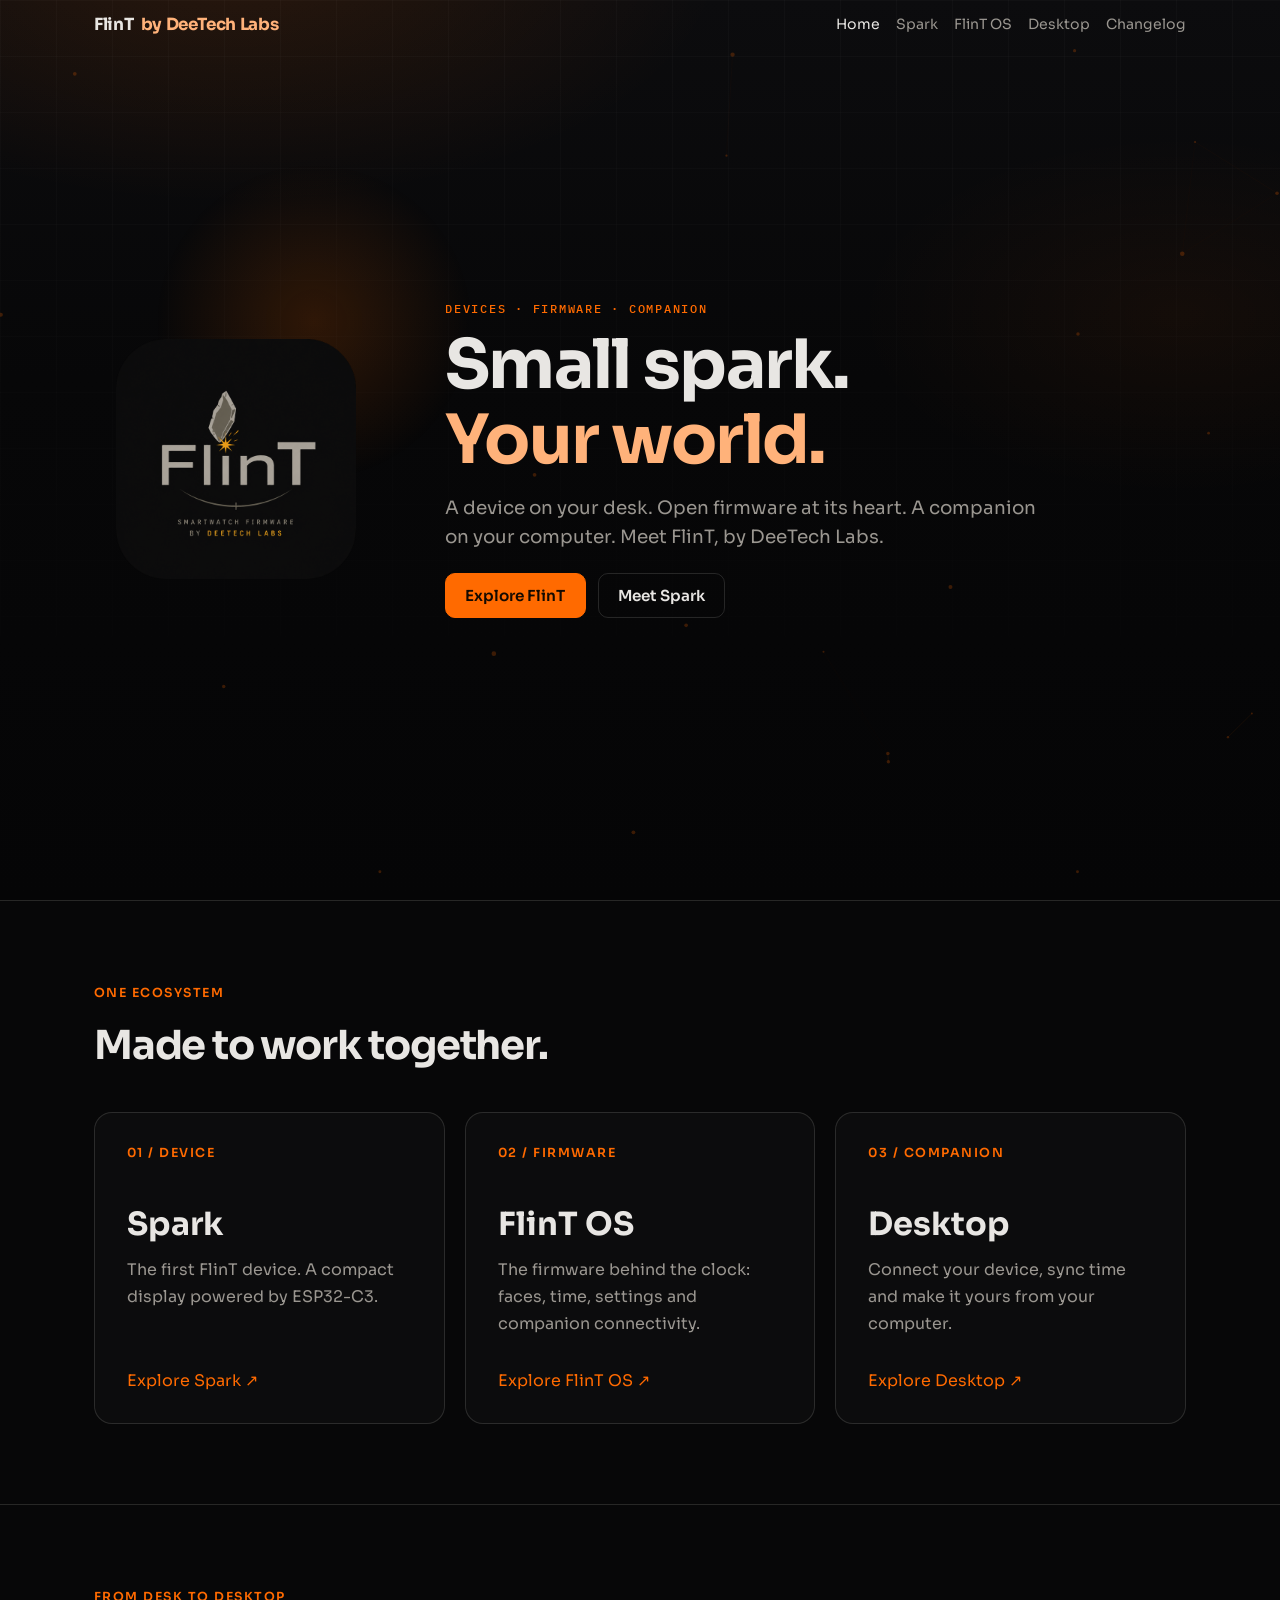
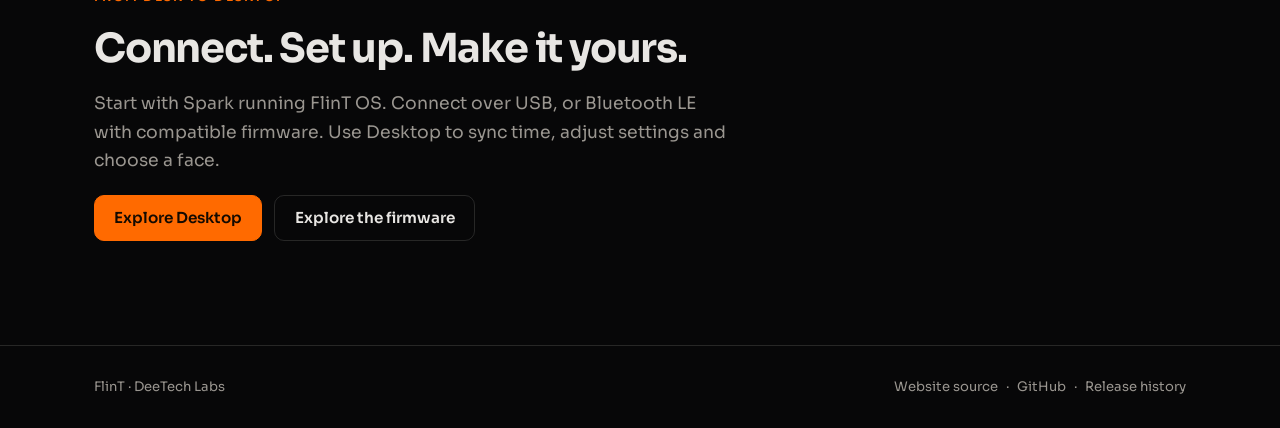
<file: index.html>
<!DOCTYPE html>
<html lang="en">
  <head>
    <meta charset="utf-8" />
    <meta name="viewport" content="width=device-width, initial-scale=1" />
    <title>FlinT — Spark, OS & Desktop</title>
    <meta
      name="description"
      content="Meet the FlinT ecosystem: Spark devices, FlinT OS firmware and the Desktop companion."
    />
    <meta name="theme-color" content="#0a0a0a" />
    <link rel="icon" href="./assets/FlinT_logo.png" type="image/png" />
    <link rel="preconnect" href="https://fonts.googleapis.com" />
    <link rel="preconnect" href="https://fonts.gstatic.com" crossorigin />
    <link
      href="https://fonts.googleapis.com/css2?family=Sora:wght@400;500;600;700;800&family=IBM+Plex+Mono:wght@400;500&display=swap"
      rel="stylesheet"
    />
    <link rel="stylesheet" href="./styles.css" />
  </head>
  <body>
    <div class="atmosphere" aria-hidden="true">
      <canvas class="atmosphere__field" id="signal-field"></canvas>
      <div class="atmosphere__grid"></div>
      <div class="atmosphere__spark"></div>
    </div>

    <div class="scroll-progress" aria-hidden="true"><span></span></div>
    <div class="cursor-glow" aria-hidden="true"></div>

    <nav class="topnav" aria-label="Main navigation"><div class="shell topnav__inner"><a class="topnav__brand" href="./index.html">FlinT <span>by DeeTech Labs</span></a><div class="topnav__links"><a href="./index.html" aria-current="page">Home</a><a href="./spark.html">Spark</a><a href="./os.html">FlinT OS</a><a href="./desktop.html">Desktop</a><a href="./changelog.html">Changelog</a></div></div></nav><header class="hero"><div class="shell hero__inner"><div class="hero__brand"><img class="hero__mark" src="./assets/FlinT_logo.png" width="280" height="280" alt="FlinT logo" /></div><div class="hero__copy"><p class="hero__eyebrow">DEVICES · FIRMWARE · COMPANION</p><h1 class="hero__title">Small spark.<br/><span>Your world.</span></h1><p class="hero__lede">A device on your desk. Open firmware at its heart. A companion on your computer. Meet FlinT, by DeeTech Labs.</p><div class="hero__cta"><a class="btn btn--primary" href="#ecosystem">Explore FlinT</a><a class="btn btn--ghost" href="./spark.html">Meet Spark</a></div></div></div></header><main><section class="block" id="ecosystem"><div class="shell"><p class="block__label">One ecosystem</p><h2 class="block__title">Made to work together.</h2><div class="product-grid"><a class="product-card" href="./spark.html"><span class="block__label">01 / DEVICE</span><h3>Spark</h3><p>The first FlinT device. A compact display powered by ESP32-C3.</p><span class="product-card__link">Explore Spark ↗</span></a><a class="product-card" href="./os.html"><span class="block__label">02 / FIRMWARE</span><h3>FlinT OS</h3><p>The firmware behind the clock: faces, time, settings and companion connectivity.</p><span class="product-card__link">Explore FlinT OS ↗</span></a><a class="product-card" href="./desktop.html"><span class="block__label">03 / COMPANION</span><h3>Desktop</h3><p>Connect your device, sync time and make it yours from your computer.</p><span class="product-card__link">Explore Desktop ↗</span></a></div></div></section><section class="block"><div class="shell"><div class="block__copy block__copy--wide"><p class="block__label">From desk to desktop</p><h2 class="block__title">Connect. Set up. Make it yours.</h2><p class="block__body">Start with Spark running FlinT OS. Connect over USB, or Bluetooth LE with compatible firmware. Use Desktop to sync time, adjust settings and choose a face.</p><div class="hero__cta hero__cta--static"><a class="btn btn--primary" href="./desktop.html">Explore Desktop</a><a class="btn btn--ghost" href="./os.html">Explore the firmware</a></div></div></div></section></main><footer class="foot"><div class="shell foot__inner"><p class="foot__brand">FlinT · DeeTech Labs</p><p class="foot__meta"><a href="https://github.com/DeeTech-Labs/FlinT-Web">Website source</a> · <a href="https://github.com/DeeTech-Labs">GitHub</a> · <a href="./changelog.html">Release history</a></p></div></footer><script src="./site.js" defer></script></body></html>
</file>
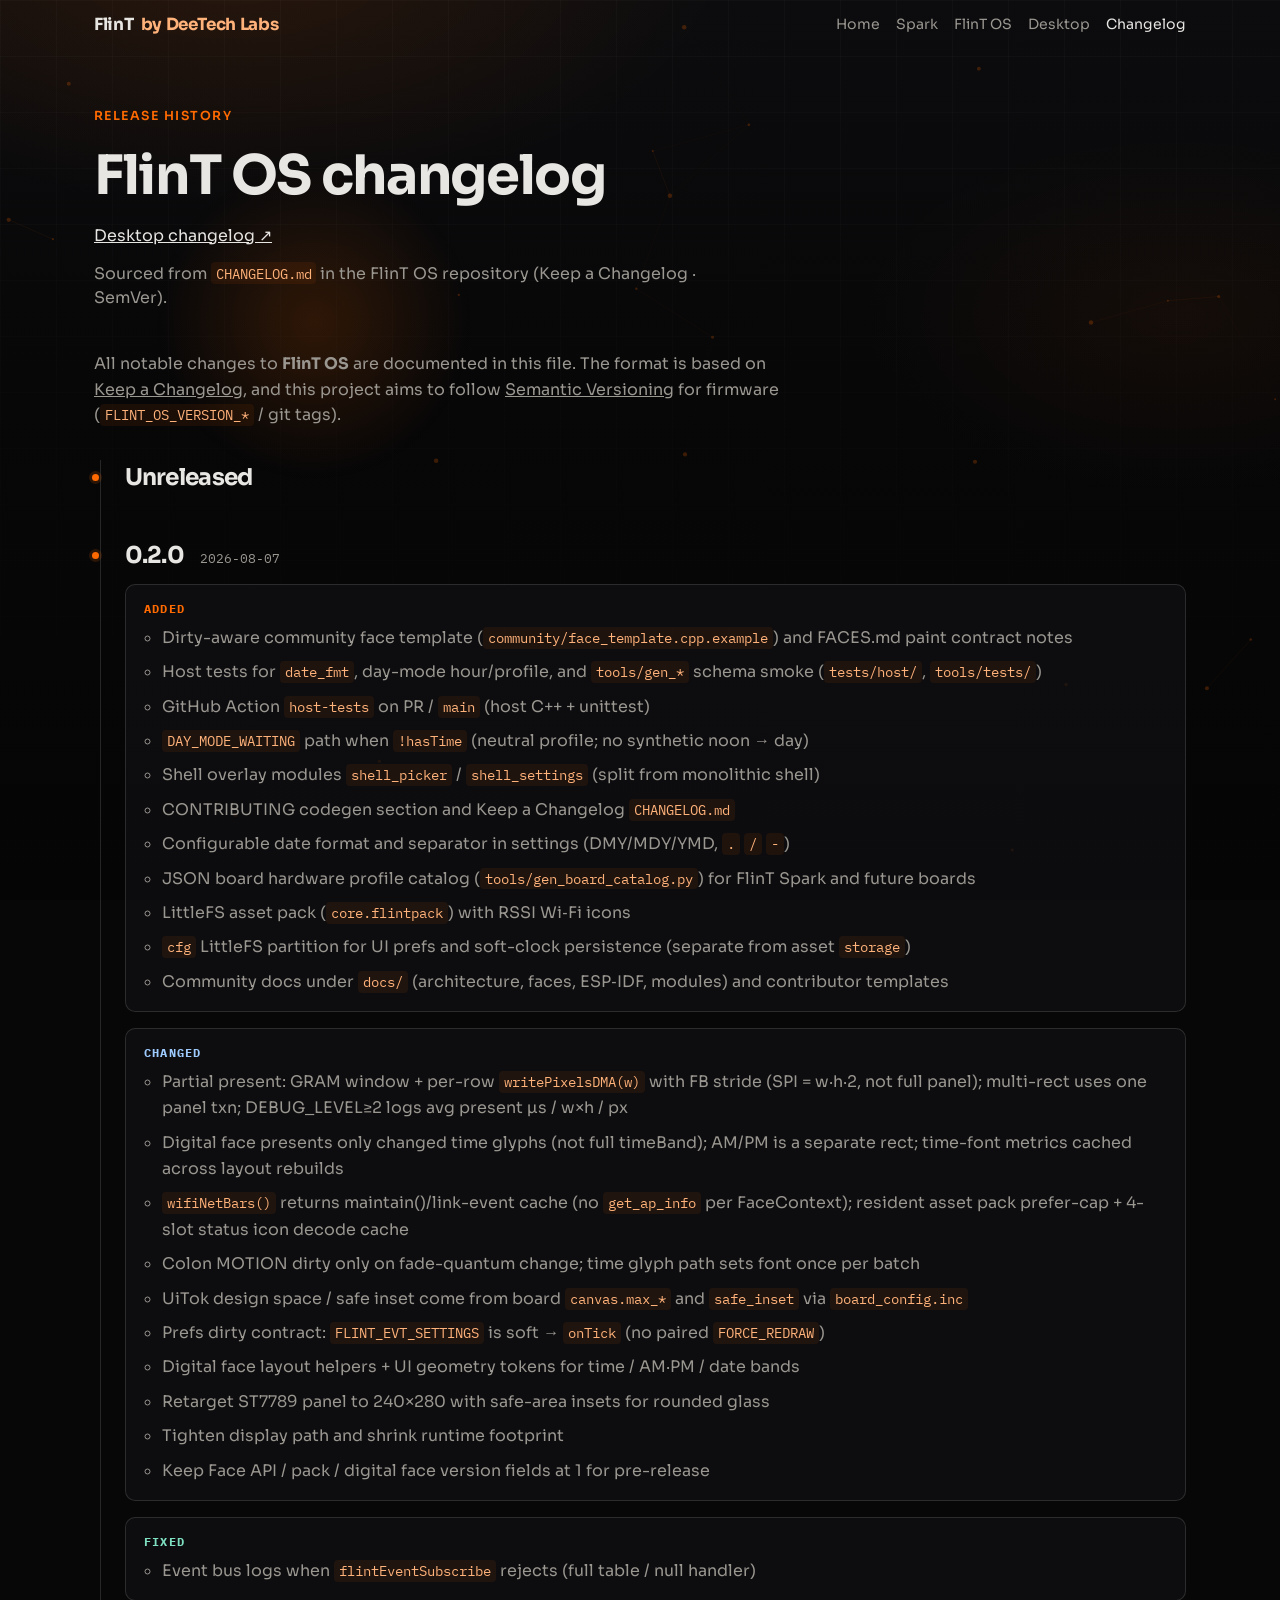
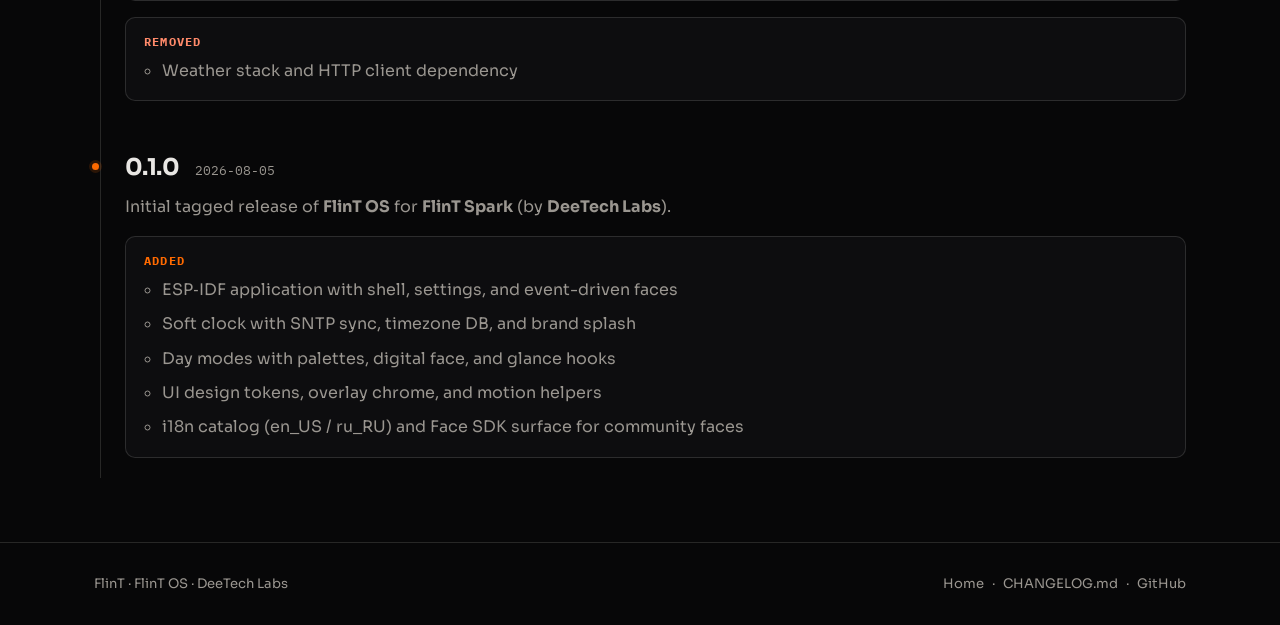
<file: changelog.html>
<!DOCTYPE html>
<html lang="en">
  <head>
    <meta charset="utf-8" />
    <meta name="viewport" content="width=device-width, initial-scale=1" />
    <title>Changelog — FlinT OS</title>
    <meta
      name="description"
      content="FlinT OS release history from CHANGELOG.md (Keep a Changelog)."
    />
    <meta name="theme-color" content="#0a0a0a" />
    <link rel="icon" href="./assets/FlinT_logo.png" type="image/png" />
    <link rel="preconnect" href="https://fonts.googleapis.com" />
    <link rel="preconnect" href="https://fonts.gstatic.com" crossorigin />
    <link
      href="https://fonts.googleapis.com/css2?family=Sora:wght@400;500;600;700;800&family=IBM+Plex+Mono:wght@400;500&display=swap"
      rel="stylesheet"
    />
    <link rel="stylesheet" href="./styles.css" />
  </head>
  <body class="page-changelog">
    <div class="atmosphere" aria-hidden="true">
      <canvas class="atmosphere__field" id="signal-field"></canvas>
      <div class="atmosphere__grid"></div>
      <div class="atmosphere__spark"></div>
    </div>

    <div class="scroll-progress" aria-hidden="true"><span></span></div>

    <nav class="topnav" aria-label="Main navigation"><div class="shell topnav__inner"><a class="topnav__brand" href="./index.html">FlinT <span>by DeeTech Labs</span></a><div class="topnav__links"><a href="./index.html">Home</a><a href="./spark.html">Spark</a><a href="./os.html">FlinT OS</a><a href="./desktop.html">Desktop</a><a href="./changelog.html" aria-current="page">Changelog</a></div></div></nav>

    <header class="page-hero">
      <div class="shell">
        <p class="block__label">Release history</p>
        <h1 class="page-hero__title">FlinT OS changelog</h1><p><a href="./desktop-changelog.html">Desktop changelog ↗</a></p>
        <p class="page-hero__lede">
          Sourced from <code>CHANGELOG.md</code> in the FlinT OS repository
          (Keep a Changelog · SemVer).
        </p>
      </div>
    </header>

    <main class="shell changelog">
      <p class="changelog__status" id="changelog-status" role="status">
        Preparing changelog…
      </p>
      <div class="changelog__root" id="changelog-root" hidden></div>
    </main>

    <footer class="foot">
      <div class="shell foot__inner">
        <p class="foot__brand">FlinT · FlinT OS · DeeTech Labs</p>
        <p class="foot__meta">
          <a href="./index.html">Home</a>
          <span aria-hidden="true">·</span>
          <a
            href="https://github.com/DeeTech-Labs/FlinT-OS/blob/main/CHANGELOG.md"
            >CHANGELOG.md</a
          >
          <span aria-hidden="true">·</span>
          <a href="https://github.com/DeeTech-Labs/FlinT-OS">GitHub</a>
        </p>
      </div>
    </footer>

    <script src="./changelog.data.js"></script>
    <script src="./changelog.js" defer></script>
    <script src="./site.js" defer></script>
  </body>
</html>
</file>
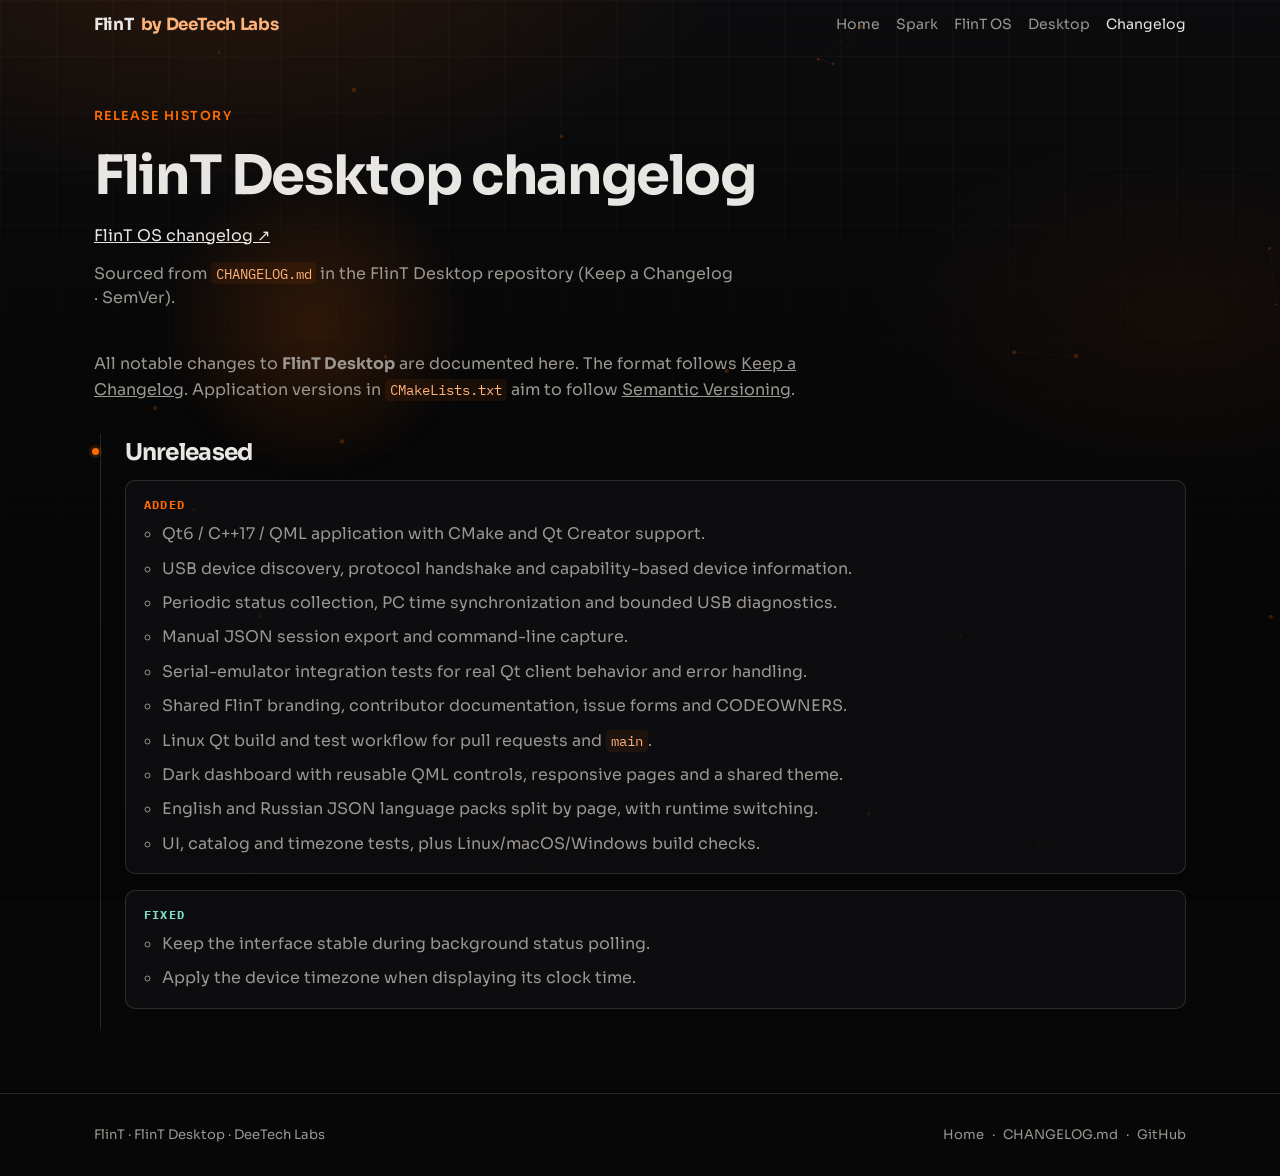
<file: desktop-changelog.html>
<!DOCTYPE html>
<html lang="en">
  <head>
    <meta charset="utf-8" />
    <meta name="viewport" content="width=device-width, initial-scale=1" />
    <title>Changelog — FlinT Desktop</title>
    <meta
      name="description"
      content="FlinT Desktop release history from CHANGELOG.md (Keep a Changelog)."
    />
    <meta name="theme-color" content="#0a0a0a" />
    <link rel="icon" href="./assets/FlinT_logo.png" type="image/png" />
    <link rel="preconnect" href="https://fonts.googleapis.com" />
    <link rel="preconnect" href="https://fonts.gstatic.com" crossorigin />
    <link
      href="https://fonts.googleapis.com/css2?family=Sora:wght@400;500;600;700;800&family=IBM+Plex+Mono:wght@400;500&display=swap"
      rel="stylesheet"
    />
    <link rel="stylesheet" href="./styles.css" />
  </head>
  <body class="page-changelog">
    <div class="atmosphere" aria-hidden="true">
      <canvas class="atmosphere__field" id="signal-field"></canvas>
      <div class="atmosphere__grid"></div>
      <div class="atmosphere__spark"></div>
    </div>

    <div class="scroll-progress" aria-hidden="true"><span></span></div>

    <nav class="topnav" aria-label="Main navigation"><div class="shell topnav__inner"><a class="topnav__brand" href="./index.html">FlinT <span>by DeeTech Labs</span></a><div class="topnav__links"><a href="./index.html">Home</a><a href="./spark.html">Spark</a><a href="./os.html">FlinT OS</a><a href="./desktop.html">Desktop</a><a href="./changelog.html" aria-current="page">Changelog</a></div></div></nav>

    <header class="page-hero">
      <div class="shell">
        <p class="block__label">Release history</p>
        <h1 class="page-hero__title">FlinT Desktop changelog</h1><p><a href="./changelog.html">FlinT OS changelog ↗</a></p>
        <p class="page-hero__lede">
          Sourced from <code>CHANGELOG.md</code> in the FlinT Desktop repository
          (Keep a Changelog · SemVer).
        </p>
      </div>
    </header>

    <main class="shell changelog">
      <p class="changelog__status" id="changelog-status" role="status">
        Preparing changelog…
      </p>
      <div class="changelog__root" id="changelog-root" hidden></div>
    </main>

    <footer class="foot">
      <div class="shell foot__inner">
        <p class="foot__brand">FlinT · FlinT Desktop · DeeTech Labs</p>
        <p class="foot__meta">
          <a href="./index.html">Home</a>
          <span aria-hidden="true">·</span>
          <a
            href="https://github.com/DeeTech-Labs/FlinT-Desktop/blob/main/CHANGELOG.md"
            >CHANGELOG.md</a
          >
          <span aria-hidden="true">·</span>
          <a href="https://github.com/DeeTech-Labs/FlinT-Desktop">GitHub</a>
        </p>
      </div>
    </footer>

    <script src="./desktop-changelog.data.js"></script>
    <script src="./changelog.js" defer></script>
    <script src="./site.js" defer></script>
  </body>
</html>
</file>
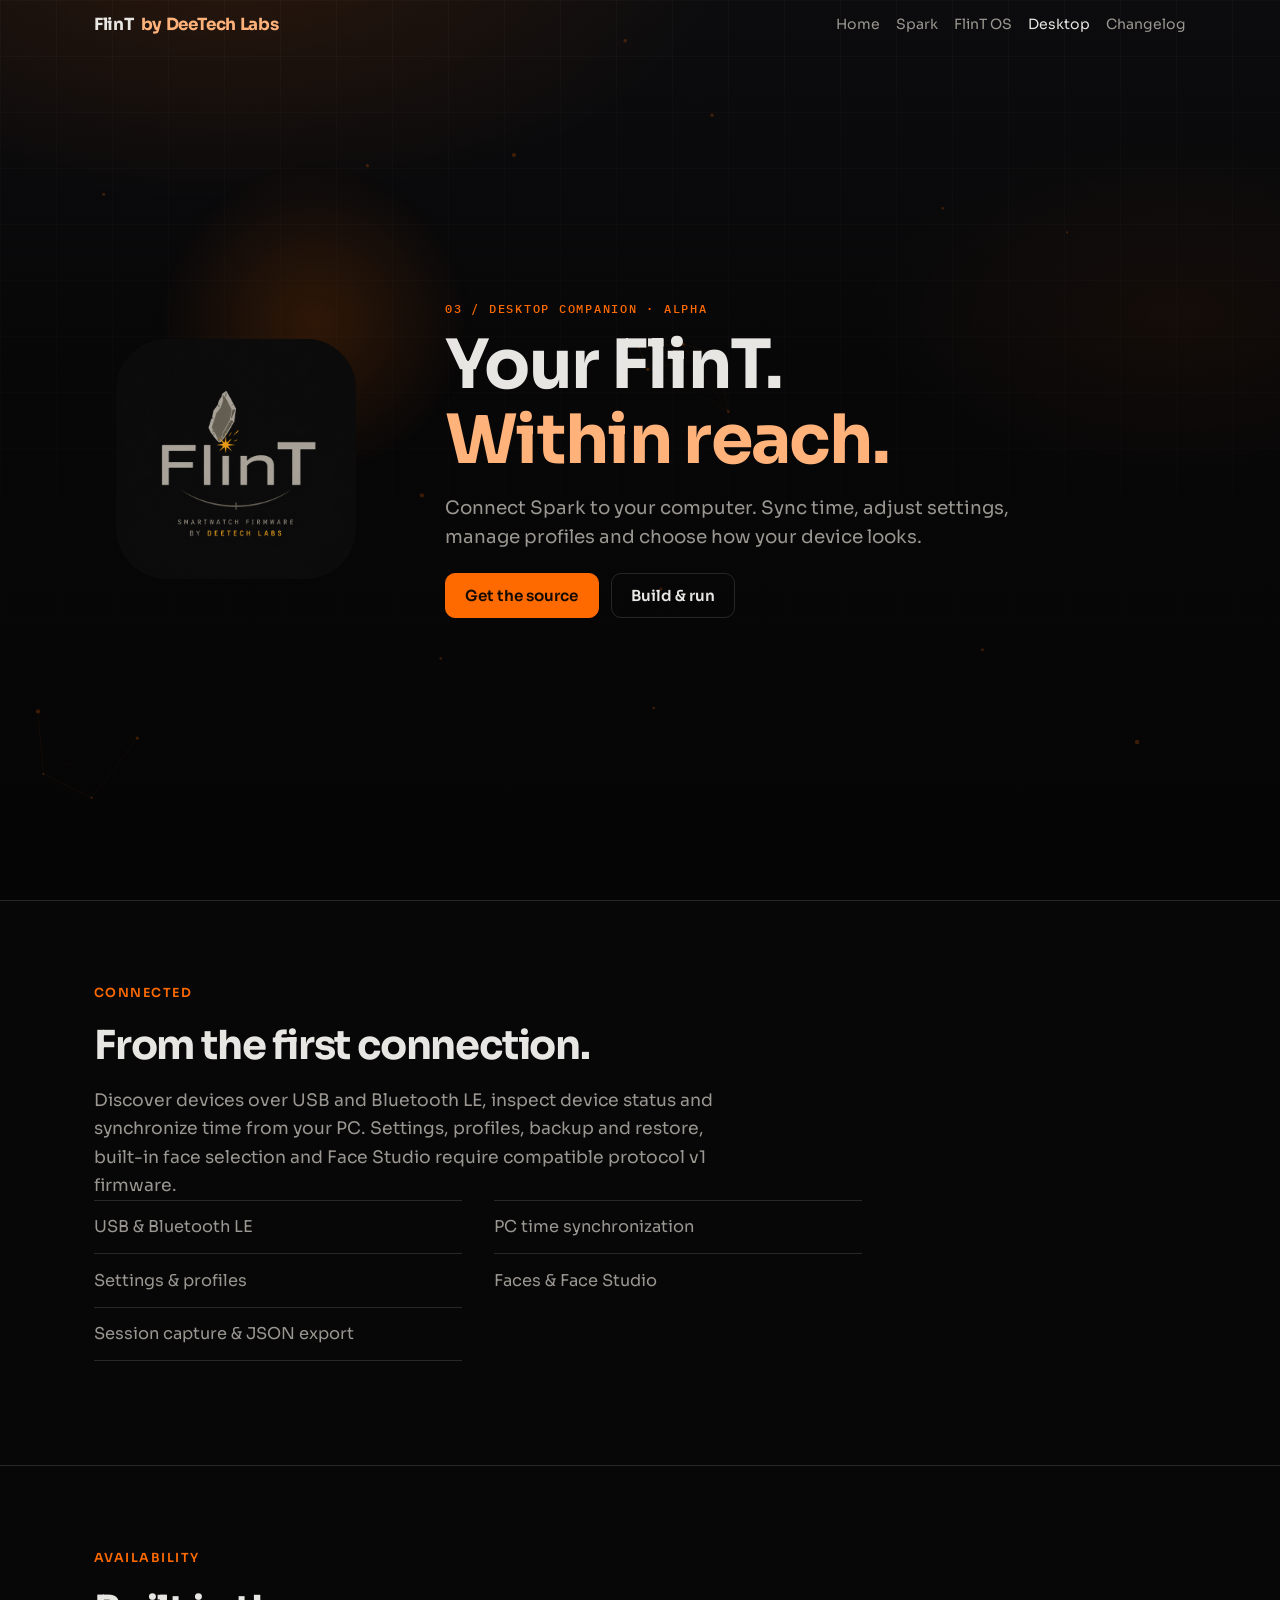
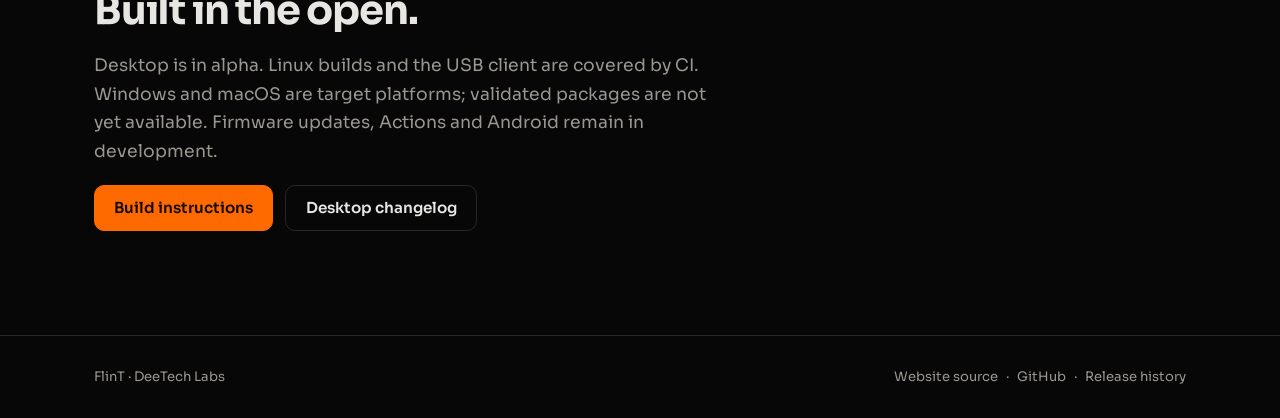
<file: desktop.html>
<!DOCTYPE html>
<html lang="en">
  <head>
    <meta charset="utf-8" />
    <meta name="viewport" content="width=device-width, initial-scale=1" />
    <title>FlinT Desktop — Companion</title>
    <meta
      name="description"
      content="FlinT Desktop: USB and Bluetooth LE companion for Spark and future FlinT devices."
    />
    <meta name="theme-color" content="#0a0a0a" />
    <link rel="icon" href="./assets/FlinT_logo.png" type="image/png" />
    <link rel="preconnect" href="https://fonts.googleapis.com" />
    <link rel="preconnect" href="https://fonts.gstatic.com" crossorigin />
    <link
      href="https://fonts.googleapis.com/css2?family=Sora:wght@400;500;600;700;800&family=IBM+Plex+Mono:wght@400;500&display=swap"
      rel="stylesheet"
    />
    <link rel="stylesheet" href="./styles.css" />
  </head>
  <body>
    <div class="atmosphere" aria-hidden="true">
      <canvas class="atmosphere__field" id="signal-field"></canvas>
      <div class="atmosphere__grid"></div>
      <div class="atmosphere__spark"></div>
    </div>

    <div class="scroll-progress" aria-hidden="true"><span></span></div>
    <div class="cursor-glow" aria-hidden="true"></div>

    <nav class="topnav" aria-label="Main navigation"><div class="shell topnav__inner"><a class="topnav__brand" href="./index.html">FlinT <span>by DeeTech Labs</span></a><div class="topnav__links"><a href="./index.html">Home</a><a href="./spark.html">Spark</a><a href="./os.html">FlinT OS</a><a href="./desktop.html" aria-current="page">Desktop</a><a href="./changelog.html">Changelog</a></div></div></nav><header class="hero"><div class="shell hero__inner"><div class="hero__brand"><img class="hero__mark" src="./assets/FlinT_logo.png" width="280" height="280" alt="FlinT logo" /></div><div class="hero__copy"><p class="hero__eyebrow">03 / DESKTOP COMPANION · ALPHA</p><h1 class="hero__title">Your FlinT.<br/><span>Within reach.</span></h1><p class="hero__lede">Connect Spark to your computer. Sync time, adjust settings, manage profiles and choose how your device looks.</p><div class="hero__cta"><a class="btn btn--primary" href="https://github.com/DeeTech-Labs/FlinT-Desktop">Get the source</a><a class="btn btn--ghost" href="https://github.com/DeeTech-Labs/FlinT-Desktop/blob/main/docs/BUILD.md">Build & run</a></div></div></div></header><main><section class="block"><div class="shell"><div class="block__copy block__copy--wide"><p class="block__label">Connected</p><h2 class="block__title">From the first connection.</h2><p class="block__body">Discover devices over USB and Bluetooth LE, inspect device status and synchronize time from your PC. Settings, profiles, backup and restore, built-in face selection and Face Studio require compatible protocol v1 firmware.</p><ul class="facts"><li>USB & Bluetooth LE</li><li>PC time synchronization</li><li>Settings & profiles</li><li>Faces & Face Studio</li><li>Session capture & JSON export</li></ul></div></div></section><section class="block"><div class="shell"><div class="block__copy block__copy--wide"><p class="block__label">Availability</p><h2 class="block__title">Built in the open.</h2><p class="block__body">Desktop is in alpha. Linux builds and the USB client are covered by CI. Windows and macOS are target platforms; validated packages are not yet available. Firmware updates, Actions and Android remain in development.</p><div class="hero__cta hero__cta--static"><a class="btn btn--primary" href="https://github.com/DeeTech-Labs/FlinT-Desktop/blob/main/docs/BUILD.md">Build instructions</a><a class="btn btn--ghost" href="./desktop-changelog.html">Desktop changelog</a></div></div></div></section></main><footer class="foot"><div class="shell foot__inner"><p class="foot__brand">FlinT · DeeTech Labs</p><p class="foot__meta"><a href="https://github.com/DeeTech-Labs/FlinT-Web">Website source</a> · <a href="https://github.com/DeeTech-Labs">GitHub</a> · <a href="./changelog.html">Release history</a></p></div></footer><script src="./site.js" defer></script></body></html>
</file>
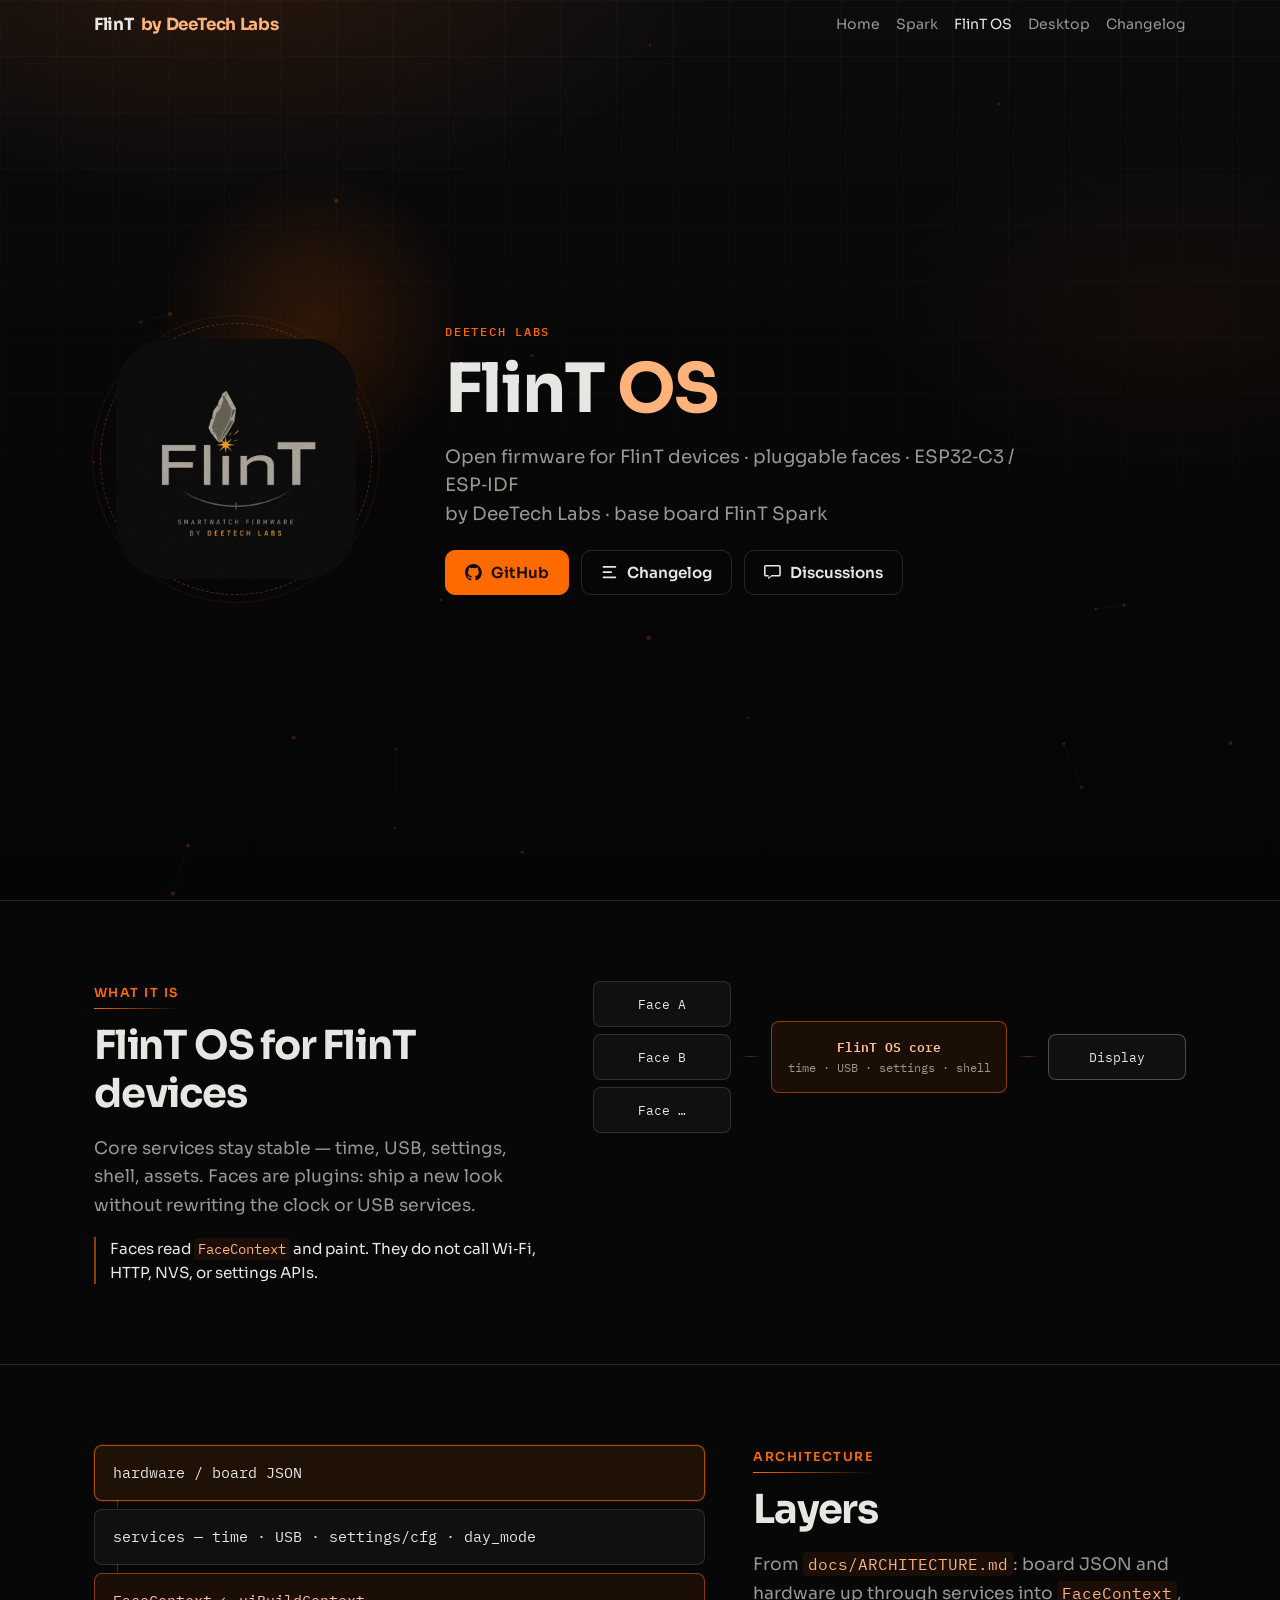
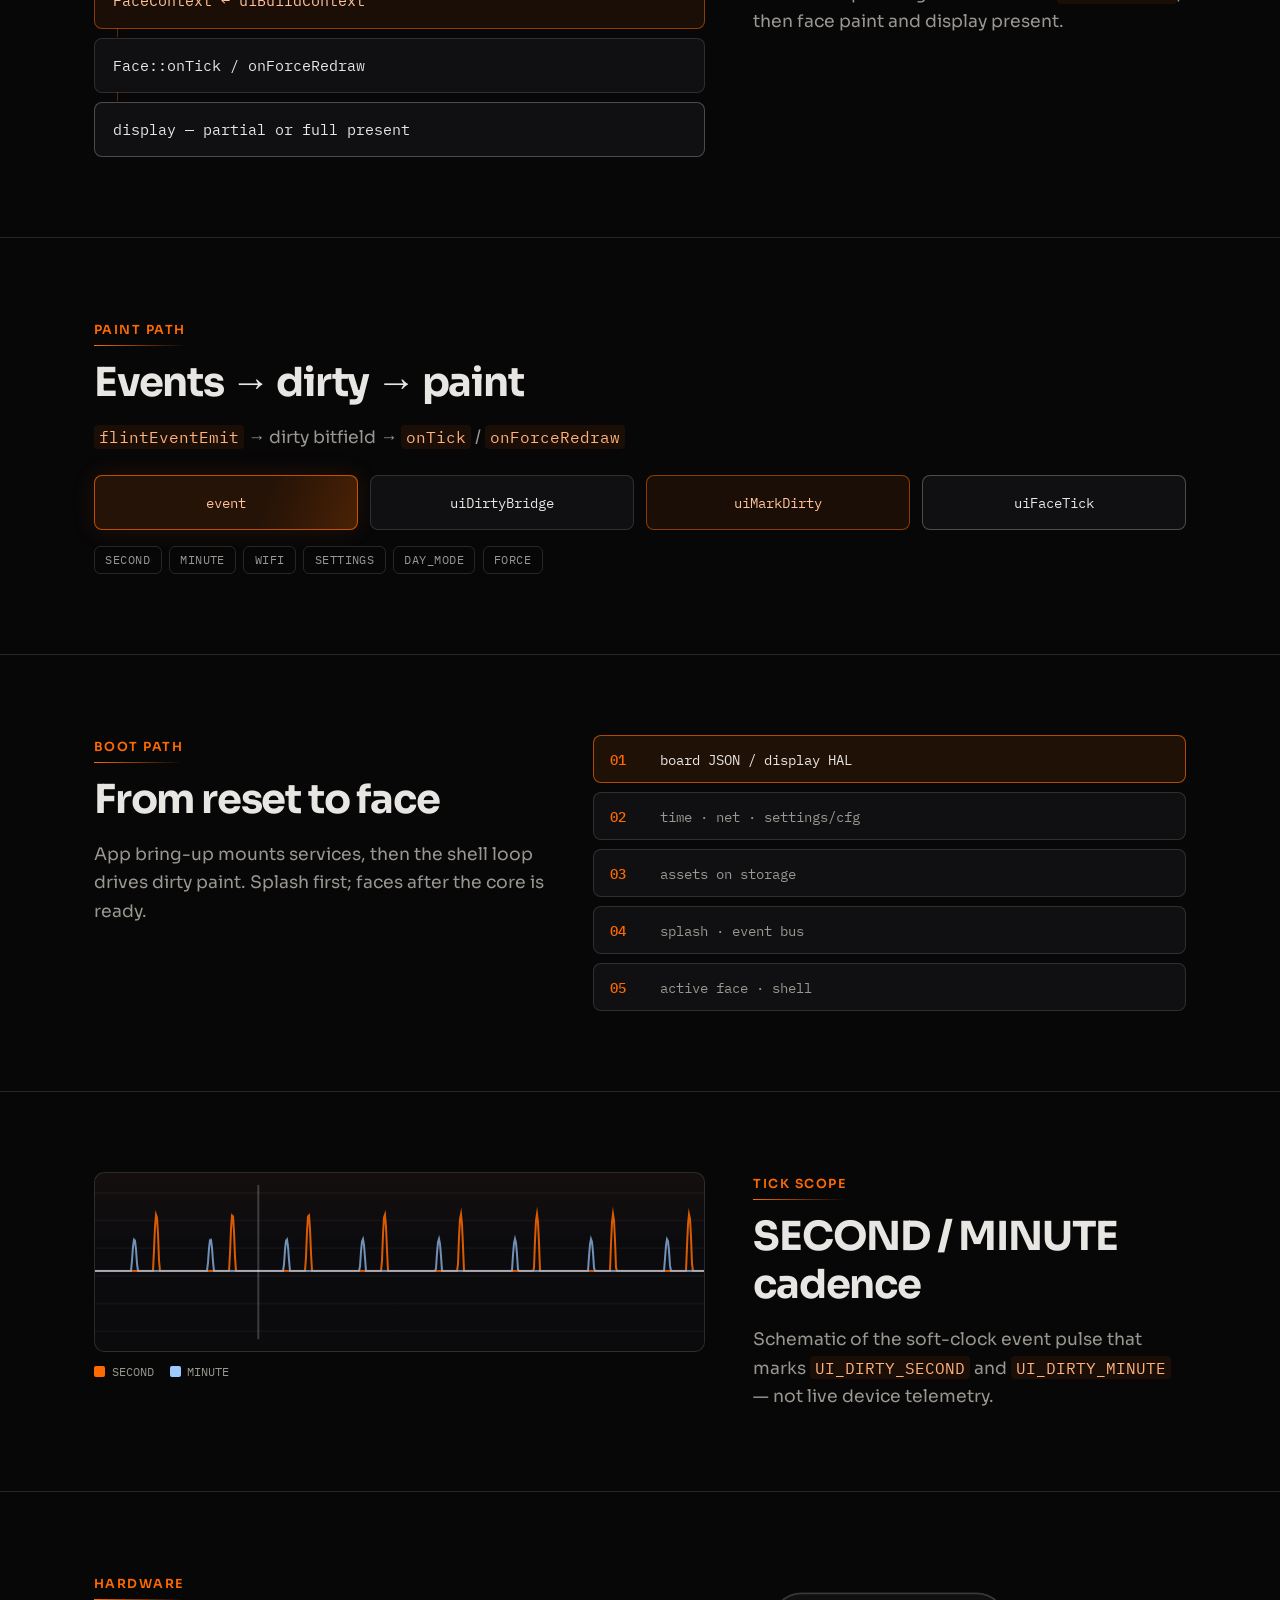
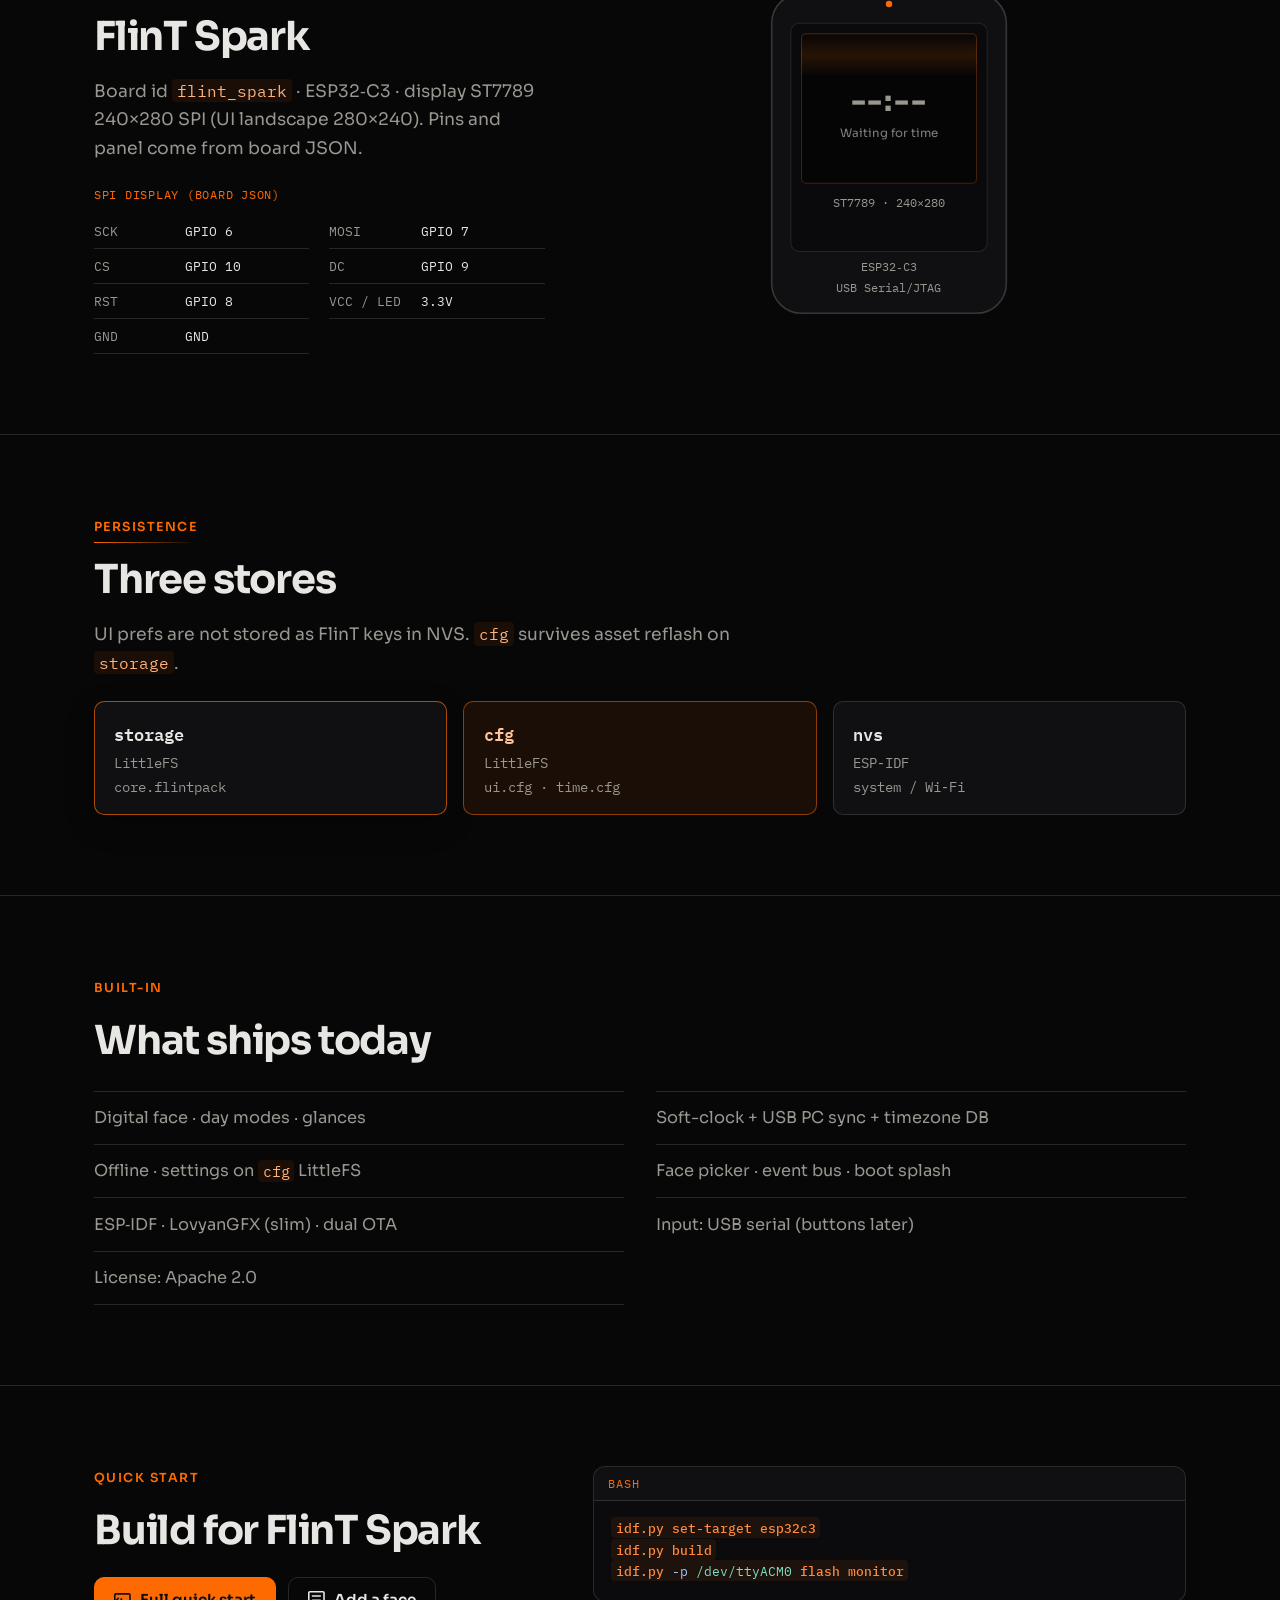
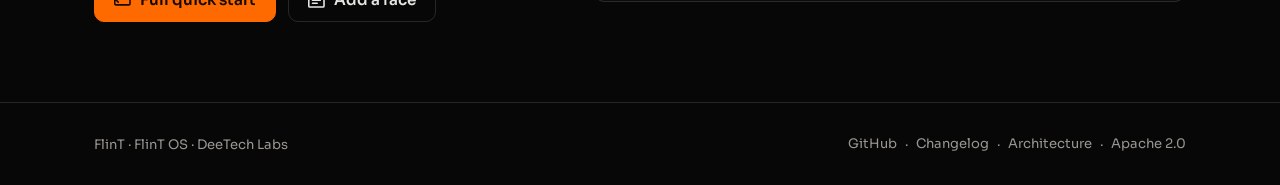
<file: os.html>
<!DOCTYPE html>
<html lang="en">
  <head>
    <meta charset="utf-8" />
    <meta name="viewport" content="width=device-width, initial-scale=1" />
    <title>FlinT OS</title>
    <meta
      name="description"
      content="FlinT OS: open firmware for FlinT devices. Pluggable faces, ESP32-C3 / ESP-IDF. By DeeTech Labs."
    />
    <meta name="theme-color" content="#0a0a0a" />
    <link rel="icon" href="./assets/FlinT_logo.png" type="image/png" />
    <link rel="preconnect" href="https://fonts.googleapis.com" />
    <link rel="preconnect" href="https://fonts.gstatic.com" crossorigin />
    <link
      href="https://fonts.googleapis.com/css2?family=Sora:wght@400;500;600;700;800&family=IBM+Plex+Mono:wght@400;500&display=swap"
      rel="stylesheet"
    />
    <link rel="stylesheet" href="./styles.css" />
  </head>
  <body>
    <div class="atmosphere" aria-hidden="true">
      <canvas class="atmosphere__field" id="signal-field"></canvas>
      <div class="atmosphere__grid"></div>
      <div class="atmosphere__spark"></div>
    </div>

    <div class="scroll-progress" aria-hidden="true"><span></span></div>
    <div class="cursor-glow" aria-hidden="true"></div>

    <nav class="topnav" aria-label="Main navigation"><div class="shell topnav__inner"><a class="topnav__brand" href="./index.html">FlinT <span>by DeeTech Labs</span></a><div class="topnav__links"><a href="./index.html">Home</a><a href="./spark.html">Spark</a><a href="./os.html" aria-current="page">FlinT OS</a><a href="./desktop.html">Desktop</a><a href="./changelog.html">Changelog</a></div></div></nav>

    <header class="hero">
      <div class="shell hero__inner">
        <div class="hero__brand">
          <span class="hero__ring" aria-hidden="true"></span>
          <span class="hero__ring hero__ring--delay" aria-hidden="true"></span>
          <picture class="hero__picture">
            <source srcset="./assets/FlinT_logo.webp" type="image/webp" />
            <img
              class="hero__mark"
              src="./assets/FlinT_logo.png"
              width="280"
              height="280"
              alt="FlinT"
            />
          </picture>
        </div>

        <div class="hero__copy">
          <p class="hero__eyebrow">DeeTech Labs</p>
          <h1 class="hero__title">FlinT <span>OS</span></h1>
          <p class="hero__lede">
            Open firmware for FlinT devices · pluggable faces · ESP32‑C3 /
            ESP‑IDF<br />
            by DeeTech Labs · base board FlinT Spark
          </p>
          <div class="hero__cta">
            <a
              class="btn btn--primary"
              href="https://github.com/DeeTech-Labs/FlinT-OS"
            >
              <svg class="btn__icon" viewBox="0 0 16 16" aria-hidden="true">
                <path
                  d="M8 0C3.58 0 0 3.58 0 8c0 3.54 2.29 6.53 5.47 7.59.4.07.55-.17.55-.38 0-.19-.01-.82-.01-1.49-2.01.37-2.53-.49-2.69-.94-.09-.23-.48-.94-.82-1.13-.28-.15-.68-.52-.01-.53.63-.01 1.08.58 1.23.82.72 1.21 1.87.87 2.33.66.07-.52.28-.87.51-1.07-1.78-.2-3.64-.89-3.64-3.95 0-.87.31-1.59.82-2.15-.08-.2-.36-1.02.08-2.12 0 0 .67-.21 2.2.82.64-.18 1.32-.27 2-.27s1.36.09 2 .27c1.53-1.04 2.2-.82 2.2-.82.44 1.1.16 1.92.08 2.12.51.56.82 1.27.82 2.15 0 3.07-1.87 3.75-3.65 3.95.29.25.54.73.54 1.48 0 1.07-.01 1.93-.01 2.2 0 .21.15.46.55.38A8.01 8.01 0 0 0 16 8c0-4.42-3.58-8-8-8z"
                />
              </svg>
              GitHub
            </a>
            <a class="btn btn--ghost" href="./changelog.html">
              <svg class="btn__icon" viewBox="0 0 16 16" aria-hidden="true">
                <path
                  d="M1.5 2.75A.75.75 0 0 1 2.25 2h11.5a.75.75 0 0 1 0 1.5H2.25a.75.75 0 0 1-.75-.75zm0 5A.75.75 0 0 1 2.25 7h7.5a.75.75 0 0 1 0 1.5h-7.5A.75.75 0 0 1 1.5 7.75zm0 5a.75.75 0 0 1 .75-.75h11.5a.75.75 0 0 1 0 1.5H2.25a.75.75 0 0 1-.75-.75z"
                />
              </svg>
              Changelog
            </a>
            <a
              class="btn btn--ghost"
              href="https://github.com/DeeTech-Labs/FlinT-OS/discussions"
            >
              <svg class="btn__icon" viewBox="0 0 16 16" aria-hidden="true">
                <path
                  d="M1.75 1A1.75 1.75 0 0 0 0 2.75v7.5C0 11.216.784 12 1.75 12h2.25v2.15c0 .218.26.33.42.18L7.38 12h6.87A1.75 1.75 0 0 0 16 10.25v-7.5A1.75 1.75 0 0 0 14.25 1H1.75ZM1.5 2.75a.25.25 0 0 1 .25-.25h12.5a.25.25 0 0 1 .25.25v7.5a.25.25 0 0 1-.25.25h-7.05L4.5 13.15V11.25a.75.75 0 0 0-.75-.75H1.75a.25.25 0 0 1-.25-.25v-7.5Z"
                />
              </svg>
              Discussions
            </a>
          </div>
        </div>
      </div>
    </header>

    <main>
      <section class="block" id="what">
        <div class="shell block__grid">
          <div class="block__copy" data-reveal>
            <p class="block__label">What it is</p>
            <h2 class="block__title">FlinT OS for FlinT devices</h2>
            <p class="block__body">
              Core services stay stable — time, USB, settings, shell, assets.
              Faces are plugins: ship a new look without rewriting the clock or USB services.
            </p>
            <p class="block__note">
              Faces read <code>FaceContext</code> and paint. They do not call
              Wi‑Fi, HTTP, NVS, or settings APIs.
            </p>
          </div>

          <figure class="viz" data-animate>
            <div class="plug" aria-label="Faces plug into FlinT OS core services">
              <div class="plug__faces">
                <span class="plug__node" style="--i: 0">Face A</span>
                <span class="plug__node" style="--i: 1">Face B</span>
                <span class="plug__node" style="--i: 2">Face …</span>
              </div>
              <div class="plug__join" aria-hidden="true"></div>
              <div class="plug__core" style="--i: 3">
                <strong>FlinT OS core</strong>
                <span>time · USB · settings · shell</span>
              </div>
              <div class="plug__join" aria-hidden="true"></div>
              <div class="plug__out" style="--i: 4">Display</div>
            </div>
          </figure>
        </div>
      </section>

      <section class="block" id="architecture">
        <div class="shell block__grid block__grid--stack-first">
          <div class="block__copy" data-reveal>
            <p class="block__label">Architecture</p>
            <h2 class="block__title">Layers</h2>
            <p class="block__body">
              From <code>docs/ARCHITECTURE.md</code>: board JSON and hardware up
              through services into <code>FaceContext</code>, then face paint and
              display present.
            </p>
          </div>

          <figure class="viz" data-animate>
            <ol class="layers" data-cycle="item">
              <li class="layers__item" style="--i: 0">
                hardware / board JSON
              </li>
              <li class="layers__item" style="--i: 1">
                services — time · USB · settings/cfg · day_mode
              </li>
              <li class="layers__item layers__item--core" style="--i: 2">
                FaceContext ← uiBuildContext
              </li>
              <li class="layers__item" style="--i: 3">
                Face::onTick / onForceRedraw
              </li>
              <li class="layers__item layers__item--out" style="--i: 4">
                display — partial or full present
              </li>
            </ol>
          </figure>
        </div>
      </section>

      <section class="block" id="events">
        <div class="shell">
          <div class="block__copy block__copy--wide" data-reveal>
            <p class="block__label">Paint path</p>
            <h2 class="block__title">Events → dirty → paint</h2>
            <p class="block__body">
              <code>flintEventEmit</code> → dirty bitfield →
              <code>onTick</code> / <code>onForceRedraw</code>
            </p>
          </div>

          <figure class="viz" data-animate>
            <ol class="flow" data-cycle="step">
              <li class="flow__step" style="--i: 0">event</li>
              <li class="flow__step" style="--i: 1">uiDirtyBridge</li>
              <li class="flow__step flow__step--core" style="--i: 2">
                uiMarkDirty
              </li>
              <li class="flow__step flow__step--out" style="--i: 3">
                uiFaceTick
              </li>
            </ol>
            <ul class="bits">
              <li style="--i: 0">SECOND</li>
              <li style="--i: 1">MINUTE</li>
              <li style="--i: 2">WIFI</li>
              <li style="--i: 3">SETTINGS</li>
              <li style="--i: 4">DAY_MODE</li>
              <li style="--i: 5">FORCE</li>
            </ul>
          </figure>
        </div>
      </section>

      <section class="block" id="boot">
        <div class="shell block__grid">
          <div class="block__copy" data-reveal>
            <p class="block__label">Boot path</p>
            <h2 class="block__title">From reset to face</h2>
            <p class="block__body">
              App bring-up mounts services, then the shell loop drives dirty
              paint. Splash first; faces after the core is ready.
            </p>
          </div>
          <figure class="viz" data-animate>
            <ol class="boot" data-cycle="item" aria-label="Boot sequence">
              <li style="--i: 0"><span>01</span> board JSON / display HAL</li>
              <li style="--i: 1"><span>02</span> time · net · settings/cfg</li>
              <li style="--i: 2"><span>03</span> assets on storage</li>
              <li style="--i: 3"><span>04</span> splash · event bus</li>
              <li style="--i: 4"><span>05</span> active face · shell</li>
            </ol>
          </figure>
        </div>
      </section>

      <section class="block" id="scope">
        <div class="shell block__grid block__grid--stack-first">
          <div class="block__copy" data-reveal>
            <p class="block__label">Tick scope</p>
            <h2 class="block__title">SECOND / MINUTE cadence</h2>
            <p class="block__body">
              Schematic of the soft-clock event pulse that marks
              <code>UI_DIRTY_SECOND</code> and <code>UI_DIRTY_MINUTE</code> —
              not live device telemetry.
            </p>
          </div>
          <figure class="viz viz--scope" data-animate>
            <canvas
              class="scope"
              id="tick-scope"
              width="640"
              height="180"
              aria-label="Schematic second and minute event pulses"
            ></canvas>
            <div class="scope__legend">
              <span><i class="scope__swatch scope__swatch--sec"></i>SECOND</span>
              <span><i class="scope__swatch scope__swatch--min"></i>MINUTE</span>
            </div>
          </figure>
        </div>
      </section>

      <section class="block" id="board">
        <div class="shell block__grid">
          <div class="block__copy" data-reveal>
            <p class="block__label">Hardware</p>
            <h2 class="block__title">FlinT Spark</h2>
            <p class="block__body">
              Board id <code>flint_spark</code> · ESP32‑C3 · display ST7789
              240×280 SPI (UI landscape 280×240). Pins and panel come from board
              JSON.
            </p>

            <div class="pinout">
              <p class="pinout__title">SPI display (board JSON)</p>
              <dl class="pinout__list">
                <div><dt>SCK</dt><dd>GPIO 6</dd></div>
                <div><dt>MOSI</dt><dd>GPIO 7</dd></div>
                <div><dt>CS</dt><dd>GPIO 10</dd></div>
                <div><dt>DC</dt><dd>GPIO 9</dd></div>
                <div><dt>RST</dt><dd>GPIO 8</dd></div>
                <div><dt>VCC / LED</dt><dd>3.3V</dd></div>
                <div><dt>GND</dt><dd>GND</dd></div>
              </dl>
            </div>
          </div>

          <figure class="viz viz--device" data-animate>
            <div class="device-frame">
              <svg
                class="viz__svg viz__svg--device"
                viewBox="0 0 300 340"
                role="img"
                aria-label="Schematic outline of FlinT Spark display module"
              >
                <rect
                  class="device-body"
                  x="40"
                  y="20"
                  width="220"
                  height="300"
                  rx="28"
                />
                <rect
                  class="device-bezel"
                  x="58"
                  y="48"
                  width="184"
                  height="214"
                  rx="8"
                />
                <rect
                  class="device-screen"
                  x="68"
                  y="58"
                  width="164"
                  height="140"
                  rx="4"
                />
                <text class="device-clock" x="150" y="130">--:--</text>
                <text class="device-sub" x="150" y="155">Waiting for time</text>
                <text class="schem-sub" x="150" y="220">ST7789 · 240×280</text>
                <text class="schem-sub" x="150" y="280">ESP32‑C3</text>
                <text class="schem-sub" x="150" y="300">USB Serial/JTAG</text>
                <circle class="device-dot" cx="150" cy="30" r="3" />
              </svg>
              <span class="device-scan" aria-hidden="true"></span>
            </div>
          </figure>
        </div>
      </section>

      <section class="block" id="storage">
        <div class="shell">
          <div class="block__copy block__copy--wide" data-reveal>
            <p class="block__label">Persistence</p>
            <h2 class="block__title">Three stores</h2>
            <p class="block__body">
              UI prefs are not stored as FlinT keys in NVS.
              <code>cfg</code> survives asset reflash on <code>storage</code>.
            </p>
          </div>

          <figure class="viz" data-animate>
            <ul class="stores" data-cycle="item">
              <li class="stores__item" style="--i: 0">
                <strong>storage</strong>
                <span>LittleFS</span>
                <span>core.flintpack</span>
              </li>
              <li class="stores__item stores__item--core" style="--i: 1">
                <strong>cfg</strong>
                <span>LittleFS</span>
                <span>ui.cfg · time.cfg</span>
              </li>
              <li class="stores__item" style="--i: 2">
                <strong>nvs</strong>
                <span>ESP‑IDF</span>
                <span>system / Wi‑Fi</span>
              </li>
            </ul>
          </figure>
        </div>
      </section>

      <section class="block" id="built-in">
        <div class="shell">
          <div class="block__copy block__copy--wide">
            <p class="block__label">Built-in</p>
            <h2 class="block__title">What ships today</h2>
          </div>
          <ul class="facts">
            <li>Digital face · day modes · glances</li>
            <li>Soft-clock + USB PC sync + timezone DB</li>
            <li>Offline · settings on <code>cfg</code> LittleFS</li>
            <li>Face picker · event bus · boot splash</li>
            <li>ESP‑IDF · LovyanGFX (slim) · dual OTA</li>
            <li>Input: USB serial (buttons later)</li>
            <li>License: Apache 2.0</li>
          </ul>
        </div>
      </section>

      <section class="block block--cta" id="start">
        <div class="shell block__grid">
          <div class="block__copy">
            <p class="block__label">Quick start</p>
            <h2 class="block__title">Build for FlinT Spark</h2>
            <div class="hero__cta hero__cta--static">
              <a
                class="btn btn--primary"
                href="https://github.com/DeeTech-Labs/FlinT-OS#quick-start"
              >
                <svg class="btn__icon" viewBox="0 0 16 16" aria-hidden="true">
                  <path
                    fill-rule="evenodd"
                    d="M1.75 2A1.75 1.75 0 0 0 0 3.75v8.5C0 13.216.784 14 1.75 14h12.5A1.75 1.75 0 0 0 16 12.25v-8.5A1.75 1.75 0 0 0 14.25 2H1.75ZM1.5 3.75a.25.25 0 0 1 .25-.25h12.5a.25.25 0 0 1 .25.25v8.5a.25.25 0 0 1-.25.25H1.75a.25.25 0 0 1-.25-.25v-8.5ZM7.25 7a.75.75 0 0 1 .07 1.495L7.25 8.5h-.5a.75.75 0 0 1 0-1.5h.5ZM4.56 6.47a.75.75 0 0 1 0 1.06L3.28 8.81l1.28 1.28a.75.75 0 1 1-1.06 1.06l-1.81-1.81a.75.75 0 0 1 0-1.06l1.81-1.81a.75.75 0 0 1 1.06 0Z"
                  />
                </svg>
                Full quick start
              </a>
              <a
                class="btn btn--ghost"
                href="https://github.com/DeeTech-Labs/FlinT-OS/blob/main/docs/FACES.md"
              >
                <svg class="btn__icon" viewBox="0 0 16 16" aria-hidden="true">
                  <path
                    d="M0 1.75C0 .784.784 0 1.75 0h12.5C15.216 0 16 .784 16 1.75v12.5A1.75 1.75 0 0 1 14.25 16H1.75A1.75 1.75 0 0 1 0 14.25ZM1.75 1.5a.25.25 0 0 0-.25.25v12.5c0 .138.112.25.25.25h12.5a.25.25 0 0 0 .25-.25V1.75a.25.25 0 0 0-.25-.25ZM3.5 4.75a.75.75 0 0 1 .75-.75h7.5a.75.75 0 0 1 0 1.5h-7.5a.75.75 0 0 1-.75-.75ZM4.25 8a.75.75 0 0 0 0 1.5h7.5a.75.75 0 0 0 0-1.5ZM3.5 11.75a.75.75 0 0 1 .75-.75h4.5a.75.75 0 0 1 0 1.5h-4.5a.75.75 0 0 1-.75-.75Z"
                  />
                </svg>
                Add a face
              </a>
            </div>
          </div>
          <div class="codepanel">
            <div class="codepanel__bar">
              <span class="codepanel__lang">bash</span>
            </div>
            <pre
              class="codeblock"
              tabindex="0"
            ><code class="language-bash">idf.py set-target esp32c3
idf.py build
idf.py -p /dev/ttyACM0 flash monitor</code></pre>
          </div>
        </div>
      </section>
    </main>

    <footer class="foot">
      <div class="shell foot__inner">
        <p class="foot__brand">
          FlinT · FlinT OS · DeeTech Labs
        </p>
        <p class="foot__meta">
          <a href="https://github.com/DeeTech-Labs/FlinT-OS">GitHub</a>
          <span aria-hidden="true">·</span>
          <a href="./changelog.html">Changelog</a>
          <span aria-hidden="true">·</span>
          <a
            href="https://github.com/DeeTech-Labs/FlinT-OS/blob/main/docs/ARCHITECTURE.md"
            >Architecture</a
          >
          <span aria-hidden="true">·</span>
          <a href="https://github.com/DeeTech-Labs/FlinT-OS/blob/main/LICENSE"
            >Apache 2.0</a
          >
        </p>
      </div>
    </footer>

    <script src="./site.js" defer></script>
  </body>
</html>
</file>
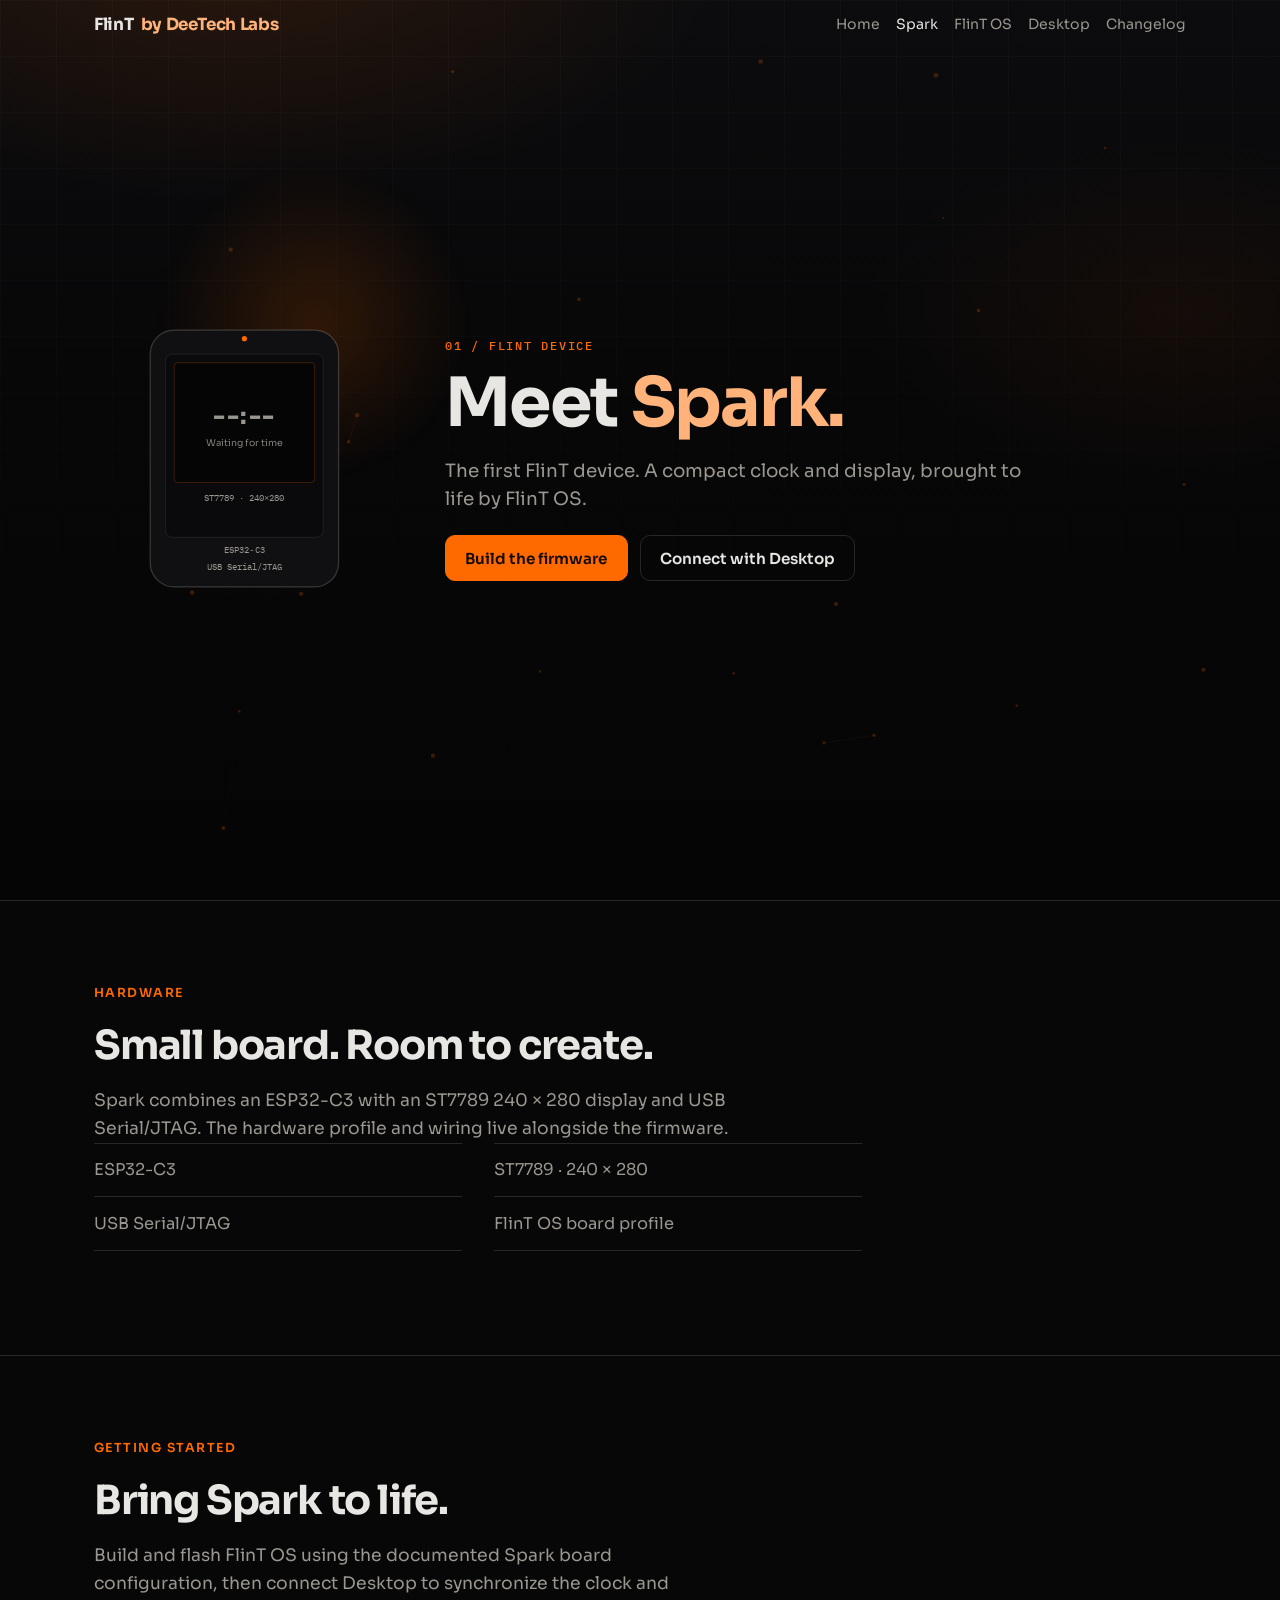
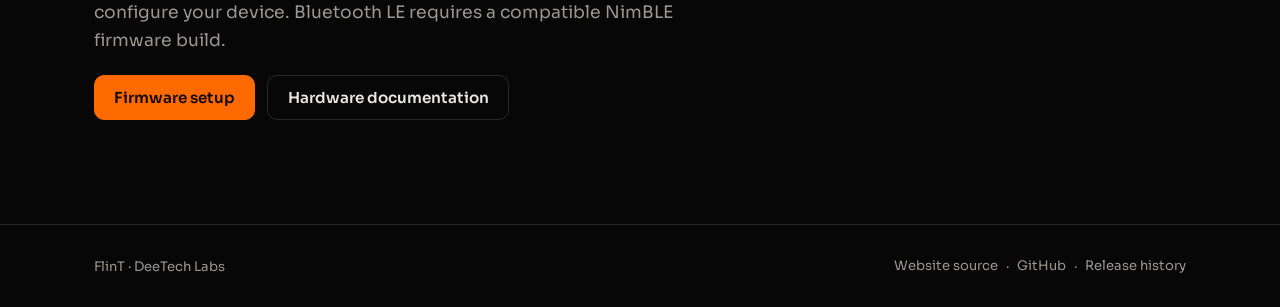
<file: spark.html>
<!DOCTYPE html>
<html lang="en">
  <head>
    <meta charset="utf-8" />
    <meta name="viewport" content="width=device-width, initial-scale=1" />
    <title>FlinT Spark — Device</title>
    <meta
      name="description"
      content="FlinT Spark: ESP32-C3, ST7789 display and USB Serial/JTAG. The first device in the FlinT family."
    />
    <meta name="theme-color" content="#0a0a0a" />
    <link rel="icon" href="./assets/FlinT_logo.png" type="image/png" />
    <link rel="preconnect" href="https://fonts.googleapis.com" />
    <link rel="preconnect" href="https://fonts.gstatic.com" crossorigin />
    <link
      href="https://fonts.googleapis.com/css2?family=Sora:wght@400;500;600;700;800&family=IBM+Plex+Mono:wght@400;500&display=swap"
      rel="stylesheet"
    />
    <link rel="stylesheet" href="./styles.css" />
  </head>
  <body>
    <div class="atmosphere" aria-hidden="true">
      <canvas class="atmosphere__field" id="signal-field"></canvas>
      <div class="atmosphere__grid"></div>
      <div class="atmosphere__spark"></div>
    </div>

    <div class="scroll-progress" aria-hidden="true"><span></span></div>
    <div class="cursor-glow" aria-hidden="true"></div>

    <nav class="topnav" aria-label="Main navigation"><div class="shell topnav__inner"><a class="topnav__brand" href="./index.html">FlinT <span>by DeeTech Labs</span></a><div class="topnav__links"><a href="./index.html">Home</a><a href="./spark.html" aria-current="page">Spark</a><a href="./os.html">FlinT OS</a><a href="./desktop.html">Desktop</a><a href="./changelog.html">Changelog</a></div></div></nav><header class="hero"><div class="shell hero__inner"><div class="hero__brand"><div class="device-frame">
              <svg
                class="viz__svg viz__svg--device"
                viewBox="0 0 300 340"
                role="img"
                aria-label="Schematic outline of FlinT Spark display module"
              >
                <rect
                  class="device-body"
                  x="40"
                  y="20"
                  width="220"
                  height="300"
                  rx="28"
                />
                <rect
                  class="device-bezel"
                  x="58"
                  y="48"
                  width="184"
                  height="214"
                  rx="8"
                />
                <rect
                  class="device-screen"
                  x="68"
                  y="58"
                  width="164"
                  height="140"
                  rx="4"
                />
                <text class="device-clock" x="150" y="130">--:--</text>
                <text class="device-sub" x="150" y="155">Waiting for time</text>
                <text class="schem-sub" x="150" y="220">ST7789 · 240×280</text>
                <text class="schem-sub" x="150" y="280">ESP32‑C3</text>
                <text class="schem-sub" x="150" y="300">USB Serial/JTAG</text>
                <circle class="device-dot" cx="150" cy="30" r="3" />
              </svg>
              <span class="device-scan" aria-hidden="true"></span>
            </div></div><div class="hero__copy"><p class="hero__eyebrow">01 / FLINT DEVICE</p><h1 class="hero__title">Meet <span>Spark.</span></h1><p class="hero__lede">The first FlinT device. A compact clock and display, brought to life by FlinT OS.</p><div class="hero__cta"><a class="btn btn--primary" href="./os.html#start">Build the firmware</a><a class="btn btn--ghost" href="./desktop.html">Connect with Desktop</a></div></div></div></header><main><section class="block"><div class="shell"><div class="block__copy block__copy--wide"><p class="block__label">Hardware</p><h2 class="block__title">Small board. Room to create.</h2><p class="block__body">Spark combines an ESP32-C3 with an ST7789 240 × 280 display and USB Serial/JTAG. The hardware profile and wiring live alongside the firmware.</p><ul class="facts"><li>ESP32-C3</li><li>ST7789 · 240 × 280</li><li>USB Serial/JTAG</li><li>FlinT OS board profile</li></ul></div></div></section><section class="block"><div class="shell"><div class="block__copy block__copy--wide"><p class="block__label">Getting started</p><h2 class="block__title">Bring Spark to life.</h2><p class="block__body">Build and flash FlinT OS using the documented Spark board configuration, then connect Desktop to synchronize the clock and configure your device. Bluetooth LE requires a compatible NimBLE firmware build.</p><div class="hero__cta hero__cta--static"><a class="btn btn--primary" href="https://github.com/DeeTech-Labs/FlinT-OS#quick-start">Firmware setup</a><a class="btn btn--ghost" href="https://github.com/DeeTech-Labs/FlinT-OS/tree/main/components/flint/board">Hardware documentation</a></div></div></div></section></main><footer class="foot"><div class="shell foot__inner"><p class="foot__brand">FlinT · DeeTech Labs</p><p class="foot__meta"><a href="https://github.com/DeeTech-Labs/FlinT-Web">Website source</a> · <a href="https://github.com/DeeTech-Labs">GitHub</a> · <a href="./changelog.html">Release history</a></p></div></footer><script src="./site.js" defer></script></body></html>
</file>
<file: styles.css>
:root {
  --bg: #070708;
  --ink: #e8e6e3;
  --muted: #9a9690;
  --line: rgba(232, 230, 227, 0.14);
  --spark: #ff6a00;
  --spark-soft: rgba(255, 106, 0, 0.35);
  --font-display: "Sora", sans-serif;
  --font-body: "Sora", sans-serif;
  --font-mono: "IBM Plex Mono", ui-monospace, monospace;
  --pad-x: clamp(1rem, 3.5vw, 2.75rem);
  --shell: min(1180px, 100%);
}

*,
*::before,
*::after {
  box-sizing: border-box;
}

html {
  scroll-behavior: smooth;
  -webkit-text-size-adjust: 100%;
}

html,
body {
  margin: 0;
  min-height: 100%;
}

body {
  color: var(--ink);
  font-family: var(--font-body);
  background: var(--bg);
  min-height: 100dvh;
  overflow-x: clip;
}

a {
  color: inherit;
}

code {
  font-family: var(--font-mono);
  font-size: 0.9em;
  color: #ffb27a;
  word-break: break-word;
  padding: 0.12em 0.32em;
  border-radius: 4px;
  background: rgba(255, 106, 0, 0.08);
  line-height: 1.35;
  box-decoration-break: clone;
  -webkit-box-decoration-break: clone;
}

.shell {
  width: var(--shell);
  margin-inline: auto;
  padding-inline: var(--pad-x);
}

.atmosphere {
  position: fixed;
  inset: 0;
  z-index: 0;
  pointer-events: none;
  background:
    radial-gradient(ellipse 70% 50% at 18% -5%, rgba(255, 106, 0, 0.12), transparent 55%),
    radial-gradient(ellipse 50% 40% at 92% 35%, rgba(255, 106, 0, 0.05), transparent 50%),
    linear-gradient(180deg, #0c0c0e 0%, var(--bg) 42%, #050506 100%);
}

.atmosphere__field {
  position: absolute;
  inset: 0;
  width: 100%;
  height: 100%;
  opacity: 0.55;
}

.atmosphere__grid {
  position: absolute;
  inset: 0;
  opacity: 0.18;
  background-image:
    linear-gradient(var(--line) 1px, transparent 1px),
    linear-gradient(90deg, var(--line) 1px, transparent 1px);
  background-size: 56px 56px;
  mask-image: linear-gradient(180deg, #000 0%, transparent 85%);
  animation: grid-drift 28s linear infinite;
}

.atmosphere__spark {
  position: absolute;
  top: 8%;
  left: 22%;
  width: min(320px, 50vw);
  height: min(320px, 50vw);
  background: radial-gradient(circle, rgba(255, 106, 0, 0.16) 0%, transparent 70%);
  animation: spark-breathe 5.5s ease-in-out infinite;
  will-change: transform;
}

/* —— Hero —— */
.hero {
  position: relative;
  z-index: 1;
  min-height: 100dvh;
  min-height: 100svh;
  display: flex;
  align-items: center;
  padding-block: clamp(4.5rem, 10vh, 6rem) clamp(2.5rem, 8vh, 5rem);
}

.hero__inner {
  display: grid;
  gap: clamp(1.5rem, 4vw, 3.5rem);
  align-items: center;
  width: var(--shell);
}

.hero__brand {
  position: relative;
  display: inline-grid;
  place-items: center;
  justify-self: start;
  padding: 1.35rem;
}

.hero__ring {
  position: absolute;
  inset: 0.35rem;
  border: 1px dashed rgba(255, 106, 0, 0.32);
  border-radius: 50%;
  animation: ring-spin 22s linear infinite;
  pointer-events: none;
}

.hero__ring--delay {
  inset: -0.15rem;
  border-style: solid;
  border-color: rgba(255, 106, 0, 0.1);
  animation-duration: 32s;
  animation-direction: reverse;
}

.hero__picture {
  position: relative;
  z-index: 1;
}

.hero__mark {
  display: block;
  width: min(240px, 56vw);
  height: auto;
  border-radius: 24px;
  opacity: 0;
  transform: translateY(12px);
  animation: rise-in 0.85s cubic-bezier(0.22, 1, 0.36, 1) 0.05s forwards;
}

.hero__eyebrow {
  margin: 0 0 0.55rem;
  color: var(--spark);
  font-family: var(--font-mono);
  font-size: 0.78rem;
  font-weight: 500;
  letter-spacing: 0.14em;
  text-transform: uppercase;
  opacity: 0;
  transform: translateY(12px);
  animation: rise-in 0.85s cubic-bezier(0.22, 1, 0.36, 1) 0.1s forwards;
}

.hero__title {
  margin: 0 0 0.75rem;
  font-family: var(--font-display);
  font-weight: 700;
  font-size: clamp(2.4rem, 7vw, 4.25rem);
  line-height: 1.1;
  letter-spacing: -0.025em;
  color: var(--ink);
  opacity: 0;
  transform: translateY(12px);
  animation: rise-in 0.85s cubic-bezier(0.22, 1, 0.36, 1) 0.18s forwards;
  padding-block: 0.06em;
}

.hero__title span {
  color: #ffb27a;
}

.hero__lede {
  margin: 0;
  max-width: 38rem;
  color: var(--muted);
  font-size: clamp(0.98rem, 2.1vw, 1.15rem);
  line-height: 1.55;
  opacity: 0;
  transform: translateY(12px);
  animation: rise-in 0.85s cubic-bezier(0.22, 1, 0.36, 1) 0.3s forwards;
}

.hero__cta {
  display: flex;
  flex-wrap: wrap;
  gap: 0.75rem;
  margin-top: 1.35rem;
  opacity: 0;
  transform: translateY(12px);
  animation: rise-in 0.85s cubic-bezier(0.22, 1, 0.36, 1) 0.42s forwards;
}

.hero__cta--static {
  opacity: 1;
  transform: none;
  animation: none;
  margin-top: 1.25rem;
}

@media (min-width: 860px) {
  .hero__inner {
    grid-template-columns: minmax(220px, 300px) minmax(0, 1fr);
  }

  .atmosphere__spark {
    left: 12%;
    top: 18%;
  }
}

/* —— Sections —— */
main {
  position: relative;
  z-index: 1;
}

.block {
  padding-block: clamp(2.75rem, 7vw, 5rem);
  border-top: 1px solid var(--line);
}

.block__grid {
  display: grid;
  gap: clamp(1.75rem, 4vw, 3rem);
  align-items: start;
}

@media (min-width: 800px) {
  .block__grid {
    grid-template-columns: minmax(15rem, 0.95fr) minmax(0, 1.25fr);
  }

  .block__grid--stack-first {
    grid-template-columns: minmax(0, 1.2fr) minmax(15rem, 0.85fr);
  }

  .block__grid--stack-first .block__copy {
    order: 2;
  }

  .block__grid--stack-first .viz {
    order: 1;
  }
}

.block__copy--wide {
  max-width: 48rem;
  margin-bottom: 1.5rem;
}

.block__copy[data-reveal] {
  opacity: 0;
  transform: translateY(16px);
  transition:
    opacity 0.7s cubic-bezier(0.22, 1, 0.36, 1),
    transform 0.7s cubic-bezier(0.22, 1, 0.36, 1);
}

.block__copy[data-reveal].is-in {
  opacity: 1;
  transform: none;
}

.block__label {
  margin: 0 0 0.7rem;
  color: var(--spark);
  font-size: 0.78rem;
  font-weight: 600;
  letter-spacing: 0.12em;
  text-transform: uppercase;
  position: relative;
  display: inline-block;
}

.block__label::after {
  content: "";
  display: block;
  height: 1px;
  width: 0;
  margin-top: 0.45rem;
  background: linear-gradient(90deg, var(--spark), transparent);
  transition: width 0.7s cubic-bezier(0.22, 1, 0.36, 1) 0.15s;
}

.block__copy.is-in .block__label::after {
  width: 100%;
}

.block__title {
  margin: 0 0 0.9rem;
  font-family: var(--font-display);
  font-weight: 700;
  font-size: clamp(1.65rem, 3.4vw, 2.5rem);
  line-height: 1.2;
  letter-spacing: -0.03em;
  overflow-wrap: anywhere;
  padding-block: 0.04em;
}

.block__body {
  margin: 0;
  color: var(--muted);
  font-size: clamp(1rem, 1.5vw, 1.08rem);
  line-height: 1.65;
  max-width: 40rem;
}

.block__note {
  margin: 1.1rem 0 0;
  padding-left: 0.85rem;
  border-left: 2px solid rgba(255, 106, 0, 0.55);
  color: var(--ink);
  font-size: 0.95rem;
  line-height: 1.55;
  max-width: 36rem;
}

/* —— Visualizations —— */
.viz {
  margin: 0;
  padding: 0;
  min-width: 0;
  opacity: 0;
  transform: translateY(14px);
  transition:
    opacity 0.65s cubic-bezier(0.22, 1, 0.36, 1),
    transform 0.65s cubic-bezier(0.22, 1, 0.36, 1);
}

.viz.is-in {
  opacity: 1;
  transform: none;
}

.viz__svg {
  display: block;
  width: 100%;
  height: auto;
  overflow: visible;
}

.viz__svg--device {
  max-width: 320px;
  margin-inline: auto;
}

.viz--device {
  display: flex;
  justify-content: center;
}

.device-frame {
  position: relative;
  display: inline-block;
  max-width: 320px;
  width: 100%;
}

.device-frame .viz__svg--device {
  max-width: none;
  margin: 0;
}

.device-scan {
  position: absolute;
  left: 22.5%;
  right: 22.5%;
  top: 17%;
  height: 12%;
  border-radius: 2px;
  background: linear-gradient(
    180deg,
    transparent,
    rgba(255, 106, 0, 0.14),
    transparent
  );
  opacity: 0;
  pointer-events: none;
  mix-blend-mode: screen;
}

.viz.is-in .device-scan {
  opacity: 1;
  animation: scan-y 3.8s ease-in-out infinite;
}

/* Layers (HTML, reflows) */
.layers {
  list-style: none;
  margin: 0;
  padding: 0;
  display: grid;
  gap: 0.55rem;
}

.layers__item {
  position: relative;
  padding: 1rem 1.15rem;
  border: 1px solid var(--line);
  border-radius: 8px;
  background: rgba(18, 18, 20, 0.85);
  font-family: var(--font-mono);
  font-size: clamp(0.78rem, 1.5vw, 0.92rem);
  line-height: 1.45;
  overflow-wrap: anywhere;
  transition:
    border-color 0.35s ease,
    background 0.35s ease,
    box-shadow 0.35s ease;
}

.layers__item.is-active {
  border-color: rgba(255, 106, 0, 0.65);
  background: rgba(255, 106, 0, 0.1);
  box-shadow: 0 0 0 1px rgba(255, 106, 0, 0.12);
}

.layers__item--core {
  border-color: rgba(255, 106, 0, 0.5);
  background: rgba(255, 106, 0, 0.08);
  color: #ffc299;
}

.layers__item--out {
  border-color: rgba(232, 230, 227, 0.28);
}

.layers__item:not(:last-child)::after {
  content: "";
  position: absolute;
  left: 1.35rem;
  bottom: -0.55rem;
  width: 1px;
  height: 0.55rem;
  background: var(--spark-soft);
}

/* Flow */
.flow {
  list-style: none;
  margin: 0;
  padding: 0;
  display: grid;
  grid-template-columns: 1fr;
  gap: 0.55rem;
}

@media (min-width: 720px) {
  .flow {
    grid-template-columns: repeat(4, minmax(0, 1fr));
    gap: 0.75rem;
  }
}

.flow__step {
  position: relative;
  display: flex;
  align-items: center;
  justify-content: center;
  min-height: 3.4rem;
  padding: 0.75rem 0.85rem;
  border: 1px solid var(--line);
  border-radius: 8px;
  background: rgba(18, 18, 20, 0.9);
  font-family: var(--font-mono);
  font-size: clamp(0.78rem, 1.4vw, 0.9rem);
  text-align: center;
  transition:
    border-color 0.35s ease,
    background 0.35s ease,
    box-shadow 0.35s ease,
    transform 0.35s ease;
}

.flow__step.is-active {
  border-color: rgba(255, 106, 0, 0.7);
  background: rgba(255, 106, 0, 0.12);
  box-shadow: 0 0 24px rgba(255, 106, 0, 0.12);
  transform: translateY(-2px);
  color: #ffc299;
}

.flow__step.is-active::after {
  content: "";
  position: absolute;
  inset: -1px;
  border-radius: inherit;
  pointer-events: none;
  background: linear-gradient(
    110deg,
    transparent 30%,
    rgba(255, 106, 0, 0.18) 48%,
    transparent 66%
  );
  background-size: 220% 100%;
  animation: sweep 1.3s ease;
}

.flow__step--core {
  border-color: rgba(255, 106, 0, 0.5);
  background: rgba(255, 106, 0, 0.08);
  color: #ffc299;
}

.flow__step--out {
  border-color: rgba(232, 230, 227, 0.28);
}

.bits {
  list-style: none;
  margin: 1rem 0 0;
  padding: 0;
  display: flex;
  flex-wrap: wrap;
  gap: 0.45rem;
}

.bits li {
  padding: 0.35rem 0.65rem;
  border: 1px solid var(--line);
  border-radius: 6px;
  font-family: var(--font-mono);
  font-size: 0.72rem;
  letter-spacing: 0.04em;
  color: var(--muted);
}

.viz.is-in .bits li {
  animation: bit-glow 3.6s ease-in-out infinite;
  animation-delay: calc(var(--i, 0) * 0.4s);
}

/* Stores */
.stores {
  list-style: none;
  margin: 0;
  padding: 0;
  display: grid;
  gap: 0.75rem;
}

@media (min-width: 720px) {
  .stores {
    grid-template-columns: repeat(3, minmax(0, 1fr));
    gap: 1rem;
  }
}

.stores__item {
  display: grid;
  gap: 0.35rem;
  padding: 1.15rem 1.2rem;
  border: 1px solid var(--line);
  border-radius: 10px;
  background: rgba(18, 18, 20, 0.9);
  font-family: var(--font-mono);
  font-size: 0.88rem;
  color: var(--muted);
  transition:
    border-color 0.35s ease,
    background 0.35s ease,
    transform 0.35s ease,
    box-shadow 0.35s ease;
}

.stores__item.is-active {
  border-color: rgba(255, 106, 0, 0.65);
  box-shadow: 0 10px 28px rgba(0, 0, 0, 0.25);
  transform: translateY(-3px);
}

.stores__item strong {
  color: var(--ink);
  font-size: 1.05rem;
  font-weight: 600;
}

.stores__item--core {
  border-color: rgba(255, 106, 0, 0.5);
  background: rgba(255, 106, 0, 0.08);
}

.stores__item--core strong {
  color: #ffc299;
}

/* Pinout */
.pinout {
  margin-top: 1.5rem;
}

.pinout__title {
  margin: 0 0 0.75rem;
  font-family: var(--font-mono);
  font-size: 0.78rem;
  color: var(--spark);
  letter-spacing: 0.06em;
  text-transform: uppercase;
}

.pinout__list {
  margin: 0;
  padding: 0;
  display: grid;
  gap: 0;
}

@media (min-width: 520px) {
  .pinout__list {
    grid-template-columns: 1fr 1fr;
    column-gap: 1.25rem;
  }
}

.pinout__list > div {
  display: grid;
  grid-template-columns: 5.2rem 1fr;
  gap: 0.5rem;
  padding: 0.5rem 0;
  border-bottom: 1px solid var(--line);
  font-family: var(--font-mono);
  font-size: 0.84rem;
}

.pinout__list dt {
  margin: 0;
  color: var(--muted);
}

.pinout__list dd {
  margin: 0;
  color: var(--ink);
}

/* Facts */
.facts {
  margin: 0;
  padding: 0;
  list-style: none;
  display: grid;
  gap: 0;
}

@media (min-width: 960px) {
  .facts {
    grid-template-columns: 1fr 1fr;
    column-gap: 2rem;
  }
}

.facts li {
  padding: 0.9rem 0;
  border-top: 1px solid var(--line);
  color: var(--muted);
  font-size: 1.02rem;
  line-height: 1.45;
}

@media (min-width: 720px) {
  .facts li:nth-child(2n) {
    border-top: 1px solid var(--line);
  }

  .facts li:nth-child(-n + 2) {
    border-top: 1px solid var(--line);
  }
}

.facts li:last-child {
  border-bottom: 1px solid var(--line);
}

@media (min-width: 720px) {
  .facts li:nth-last-child(2):nth-child(odd) {
    border-bottom: 1px solid var(--line);
  }
}

/* Faces plug diagram (responsive HTML) */
.plug {
  display: grid;
  gap: 0.75rem;
  align-items: center;
}

@media (min-width: 700px) {
  .plug {
    grid-template-columns: minmax(6.5rem, 0.7fr) auto minmax(0, 1.2fr) auto minmax(5.5rem, 0.7fr);
    gap: 0.65rem;
  }
}

.plug__faces {
  display: grid;
  gap: 0.45rem;
}

.plug__node,
.plug__core,
.plug__out {
  display: flex;
  flex-direction: column;
  justify-content: center;
  gap: 0.25rem;
  min-height: 2.8rem;
  padding: 0.8rem 0.9rem;
  border: 1px solid var(--line);
  border-radius: 8px;
  background: rgba(18, 18, 20, 0.9);
  font-family: var(--font-mono);
  font-size: 0.84rem;
  line-height: 1.35;
  text-align: center;
  overflow-wrap: anywhere;
}

.plug__core {
  border-color: rgba(255, 106, 0, 0.5);
  background: rgba(255, 106, 0, 0.08);
  min-height: 4.5rem;
}

.plug__core strong {
  color: #ffc299;
  font-weight: 600;
}

.plug__core span {
  color: var(--muted);
  font-size: 0.72rem;
}

.plug__out {
  border-color: rgba(232, 230, 227, 0.28);
}

.plug__join {
  justify-self: center;
  width: 1.25rem;
  height: 1px;
  background: linear-gradient(90deg, transparent, var(--spark-soft), transparent);
}

@media (max-width: 699px) {
  .plug__join {
    width: 1px;
    height: 0.85rem;
    background: linear-gradient(180deg, transparent, var(--spark-soft), transparent);
  }
}

.viz.is-in .plug__node,
.viz.is-in .plug__core,
.viz.is-in .plug__out {
  animation: layer-in 0.5s cubic-bezier(0.22, 1, 0.36, 1) both;
  animation-delay: calc(var(--i, 0) * 80ms + 60ms);
}

/* Code panel + syntax */
.codepanel {
  min-width: 0;
  border: 1px solid var(--line);
  border-radius: 12px;
  overflow: hidden;
  background: #0b0b0e;
}

.codepanel__bar {
  display: flex;
  align-items: center;
  padding: 0.55rem 0.9rem;
  border-bottom: 1px solid var(--line);
  background: rgba(255, 255, 255, 0.02);
}

.codepanel__lang {
  font-family: var(--font-mono);
  font-size: 0.72rem;
  letter-spacing: 0.08em;
  text-transform: uppercase;
  color: var(--spark);
}

.codeblock {
  margin: 0;
  padding: 1.05rem 1.1rem 1.15rem;
  overflow-x: auto;
  -webkit-overflow-scrolling: touch;
  background: transparent;
  border: 0;
  border-radius: 0;
  color: #d7d3cc;
  font-family: var(--font-mono);
  font-size: clamp(0.72rem, 2.4vw, 0.84rem);
  line-height: 1.6;
}

.codeblock code {
  color: inherit;
  font-size: inherit;
  white-space: pre;
}

.tok-cmd {
  color: #ff8a3d;
  font-weight: 500;
}

.tok-flag {
  color: #9ecbff;
}

.tok-file {
  color: #e6c07b;
}

.tok-path {
  color: #7ee0c1;
}

.tok-str {
  color: #c3e88d;
}

.tok-punct {
  color: #8b8690;
}

.btn {
  display: inline-flex;
  align-items: center;
  justify-content: center;
  gap: 0.55rem;
  min-height: 2.85rem;
  padding: 0.7rem 1.2rem;
  border-radius: 10px;
  font-family: var(--font-body);
  font-size: 0.95rem;
  font-weight: 600;
  text-decoration: none;
  transition:
    background 160ms ease,
    color 160ms ease,
    border-color 160ms ease,
    transform 160ms ease;
}

.btn__icon {
  width: 1.05rem;
  height: 1.05rem;
  flex-shrink: 0;
  fill: currentColor;
}

.btn:hover {
  transform: translateY(-1px);
}

.btn:active {
  transform: translateY(0);
}

.btn--primary {
  background: var(--spark);
  color: #140a00;
  border: 1px solid var(--spark);
}

.btn--primary:hover {
  background: #ff7d1f;
  border-color: #ff7d1f;
}

.btn--ghost {
  background: transparent;
  color: var(--ink);
  border: 1px solid var(--line);
}

.btn--ghost:hover {
  border-color: rgba(255, 106, 0, 0.55);
  background: rgba(255, 106, 0, 0.08);
}

/* Footer */
.foot {
  position: relative;
  z-index: 1;
  padding-block: 2rem;
  border-top: 1px solid var(--line);
  color: var(--muted);
  font-size: 0.82rem;
}

.foot__inner {
  display: flex;
  flex-wrap: wrap;
  gap: 0.65rem 1.25rem;
  justify-content: space-between;
  align-items: center;
}

.foot__brand,
.foot__meta {
  margin: 0;
}

.foot__meta {
  display: flex;
  flex-wrap: wrap;
  gap: 0.5rem;
  align-items: center;
}

.foot a {
  color: var(--muted);
  text-decoration: none;
  border-bottom: 1px solid transparent;
  transition: color 160ms ease, border-color 160ms ease;
}

.foot a:hover {
  color: var(--spark);
  border-bottom-color: rgba(255, 106, 0, 0.45);
}

/* SVG schematic bits still used in faces diagram */
.schem-node {
  fill: rgba(18, 18, 20, 0.92);
  stroke: var(--line);
  stroke-width: 1.5;
}

.schem-node--core {
  stroke: rgba(255, 106, 0, 0.55);
  fill: rgba(255, 106, 0, 0.08);
}

.schem-node--out {
  stroke: rgba(232, 230, 227, 0.28);
}

.schem-label {
  fill: var(--ink);
  font-family: var(--font-mono);
  font-size: 13px;
  text-anchor: middle;
  dominant-baseline: middle;
}

.schem-label--strong {
  fill: #ffc299;
  font-weight: 500;
}

.schem-sub {
  fill: var(--muted);
  font-family: var(--font-mono);
  font-size: 11px;
  text-anchor: middle;
}

.schem-wire {
  fill: none;
  stroke: var(--spark-soft);
  stroke-width: 1.5;
  stroke-linecap: round;
  stroke-dasharray: 6 6;
}

.schem-pulse {
  fill: var(--spark);
  opacity: 0;
}

.device-body {
  fill: #101012;
  stroke: rgba(232, 230, 227, 0.2);
  stroke-width: 1.5;
}

.device-bezel {
  fill: #0a0a0c;
  stroke: rgba(232, 230, 227, 0.1);
  stroke-width: 1;
}

.device-screen {
  fill: #050506;
  stroke: rgba(255, 106, 0, 0.25);
  stroke-width: 1;
}

.device-clock {
  fill: var(--muted);
  font-family: var(--font-display);
  font-size: 28px;
  font-weight: 700;
  text-anchor: middle;
  letter-spacing: 0.06em;
}

.device-sub {
  fill: rgba(154, 150, 144, 0.85);
  font-family: var(--font-body);
  font-size: 11px;
  text-anchor: middle;
}

.device-dot {
  fill: var(--spark);
}

/* Reveal children */
.viz.is-in .schem-face,
.viz.is-in .layers__item,
.viz.is-in .flow__step,
.viz.is-in .stores__item {
  animation: layer-in 0.5s cubic-bezier(0.22, 1, 0.36, 1) both;
  animation-delay: calc(var(--i, 0) * 80ms + 60ms);
}

.viz.is-in .schem-wire {
  animation: dash-flow 1.4s linear infinite;
  animation-delay: 0.2s;
}

.viz.is-in .schem-pulse {
  animation: pulse-run 2.4s ease-in-out infinite;
  animation-delay: 0.35s;
}

.viz.is-in .device-screen {
  animation: screen-breathe 4s ease-in-out infinite;
}

.viz.is-in .device-dot {
  animation: dot-blink 2.2s ease-in-out infinite;
}

.viz.is-in .pinout__list > div {
  animation: layer-in 0.4s cubic-bezier(0.22, 1, 0.36, 1) both;
}

@keyframes rise-in {
  to {
    opacity: 1;
    transform: translateY(0);
  }
}

@keyframes spark-breathe {
  0%,
  100% {
    opacity: 0.5;
  }
  50% {
    opacity: 0.85;
  }
}

@keyframes grid-drift {
  from {
    background-position: 0 0;
  }
  to {
    background-position: 56px 56px;
  }
}

@keyframes ring-spin {
  to {
    transform: rotate(360deg);
  }
}

@keyframes title-shine {
  0%,
  100% {
    background-position: 100% 0;
  }
  50% {
    background-position: 0% 0;
  }
}

@keyframes sweep {
  from {
    background-position: 120% 0;
  }
  to {
    background-position: -20% 0;
  }
}

@keyframes scan-y {
  0%,
  100% {
    transform: translateY(0);
    opacity: 0;
  }
  12% {
    opacity: 0.9;
  }
  55% {
    opacity: 0.55;
  }
  85% {
    transform: translateY(220%);
    opacity: 0;
  }
}

@keyframes layer-in {
  from {
    opacity: 0;
    transform: translateY(8px);
  }
  to {
    opacity: 1;
    transform: none;
  }
}

@keyframes dash-flow {
  to {
    stroke-dashoffset: -24;
  }
}

@keyframes pulse-run {
  0% {
    opacity: 0;
    transform: translateX(0);
  }
  15% {
    opacity: 1;
  }
  85% {
    opacity: 1;
  }
  100% {
    opacity: 0;
    transform: translateX(28px);
  }
}

@keyframes bit-glow {
  0%,
  80%,
  100% {
    opacity: 0.45;
    color: var(--muted);
    border-color: var(--line);
  }
  40% {
    opacity: 1;
    color: var(--spark);
    border-color: rgba(255, 106, 0, 0.45);
  }
}

@keyframes screen-breathe {
  0%,
  100% {
    stroke: rgba(255, 106, 0, 0.2);
  }
  50% {
    stroke: rgba(255, 106, 0, 0.55);
  }
}

@keyframes dot-blink {
  0%,
  100% {
    opacity: 0.35;
  }
  50% {
    opacity: 1;
  }
}

/* —— Mobile —— */
@media (max-width: 599px) {
  .hero {
    min-height: auto;
    padding-block: 2.25rem 2.75rem;
    align-items: flex-start;
  }

  .hero__inner {
    justify-items: stretch;
  }

  .hero__brand {
    justify-self: center;
    padding: 0.5rem;
  }

  .hero__copy {
    text-align: center;
  }

  .hero__lede {
    margin-inline: auto;
  }

  .hero__cta,
  .hero__cta--static {
    width: 100%;
    justify-content: center;
  }

  .hero__cta .btn,
  .hero__cta--static .btn {
    flex: 1 1 calc(50% - 0.4rem);
    min-width: 8.5rem;
  }

  .hero__ring,
  .hero__ring--delay {
    display: none;
  }

  .atmosphere__field {
    opacity: 0.28;
  }

  .foot__inner {
    flex-direction: column;
    align-items: flex-start;
  }

  .block__title {
    max-width: none;
  }

  .hero__cta--static {
    justify-content: stretch;
  }
}

/* —— Chrome: nav / progress / cursor —— */
.scroll-progress {
  position: fixed;
  top: 0;
  left: 0;
  right: 0;
  z-index: 40;
  height: 2px;
  background: transparent;
  pointer-events: none;
}

.scroll-progress > span {
  display: block;
  height: 100%;
  width: 100%;
  transform-origin: left center;
  transform: scaleX(0);
  background: linear-gradient(90deg, var(--spark), #ffb27a);
}

.cursor-glow {
  position: fixed;
  top: 0;
  left: 0;
  z-index: 3;
  width: 280px;
  height: 280px;
  margin: -140px 0 0 -140px;
  border-radius: 50%;
  pointer-events: none;
  opacity: 0;
  background: radial-gradient(circle, rgba(255, 106, 0, 0.12), transparent 68%);
  transition: opacity 0.35s ease;
  mix-blend-mode: screen;
}

.cursor-glow.is-on {
  opacity: 1;
}

.topnav {
  position: fixed;
  top: 0;
  left: 0;
  right: 0;
  z-index: 30;
  padding-block: 0.85rem;
  background: rgba(7, 7, 8, 0);
  border-bottom: 1px solid transparent;
  transition:
    background 0.25s ease,
    border-color 0.25s ease,
    backdrop-filter 0.25s ease;
}

body.is-scrolled .topnav {
  background: rgba(7, 7, 8, 0.72);
  border-bottom-color: var(--line);
  backdrop-filter: blur(12px);
}

.topnav__inner {
  display: flex;
  align-items: center;
  justify-content: space-between;
  gap: 1rem;
}

.topnav__brand {
  display: inline-flex;
  align-items: center;
  gap: 0.45rem;
  font-family: var(--font-display);
  font-weight: 700;
  font-size: 1.05rem;
  letter-spacing: -0.02em;
  text-decoration: none;
  color: var(--ink);
}

.topnav__spark {
  width: 1.05rem;
  height: 1.05rem;
  flex-shrink: 0;
  color: var(--spark);
}

.topnav__brand span {
  color: #ffb27a;
}

.topnav__links {
  display: flex;
  flex-wrap: wrap;
  gap: 0.35rem 1rem;
  font-size: 0.88rem;
}

.topnav__links a {
  color: var(--muted);
  text-decoration: none;
  transition: color 0.2s ease;
}

.topnav__links a:hover,
.topnav__links a[aria-current="page"] {
  color: var(--ink);
}

/* Boot sequence */
.boot {
  list-style: none;
  margin: 0;
  padding: 0;
  display: grid;
  gap: 0.55rem;
  counter-reset: none;
}

.boot > li {
  display: grid;
  grid-template-columns: 2.4rem 1fr;
  gap: 0.75rem;
  align-items: center;
  padding: 0.85rem 1rem;
  border: 1px solid var(--line);
  border-radius: 8px;
  background: rgba(18, 18, 20, 0.9);
  font-family: var(--font-mono);
  font-size: clamp(0.78rem, 1.5vw, 0.9rem);
  color: var(--muted);
  transition:
    border-color 0.35s ease,
    background 0.35s ease,
    transform 0.35s ease,
    color 0.35s ease;
}

.boot > li > span {
  color: var(--spark);
  font-weight: 500;
}

.boot > li.is-active {
  border-color: rgba(255, 106, 0, 0.65);
  background: rgba(255, 106, 0, 0.1);
  color: var(--ink);
}

.viz.is-in .boot > li {
  animation: layer-in 0.5s cubic-bezier(0.22, 1, 0.36, 1) both;
  animation-delay: calc(var(--i, 0) * 80ms + 60ms);
}

/* Tick scope */
.viz--scope {
  display: grid;
  gap: 0.75rem;
}

.scope {
  display: block;
  width: 100%;
  height: 180px;
  border: 1px solid var(--line);
  border-radius: 10px;
  background:
    linear-gradient(180deg, rgba(255, 106, 0, 0.04), transparent 40%),
    #0b0b0e;
}

.scope__legend {
  display: flex;
  flex-wrap: wrap;
  gap: 1rem;
  font-family: var(--font-mono);
  font-size: 0.75rem;
  color: var(--muted);
}

.scope__legend span {
  display: inline-flex;
  align-items: center;
  gap: 0.4rem;
}

.scope__swatch {
  display: inline-block;
  width: 0.7rem;
  height: 0.7rem;
  border-radius: 2px;
}

.scope__swatch--sec {
  background: var(--spark);
}

.scope__swatch--min {
  background: #9ecbff;
}

/* Changelog page */
.page-hero {
  position: relative;
  z-index: 1;
  padding-block: 6.5rem 2.5rem;
}

.page-hero__title {
  margin: 0 0 0.75rem;
  font-family: var(--font-display);
  font-weight: 700;
  font-size: clamp(2.2rem, 6vw, 3.4rem);
  letter-spacing: -0.025em;
  line-height: 1.12;
  padding-block: 0.04em;
}

.page-hero__lede {
  margin: 0;
  max-width: 40rem;
  color: var(--muted);
  line-height: 1.55;
}

.changelog {
  position: relative;
  z-index: 1;
  padding-bottom: 4rem;
}

.changelog__status {
  color: var(--muted);
  font-family: var(--font-mono);
  font-size: 0.9rem;
}

.changelog__status.is-error {
  color: #ff8a6a;
}

.changelog__intro {
  margin: 0 0 2rem;
  max-width: 44rem;
  color: var(--muted);
  line-height: 1.6;
}

.cl-timeline {
  list-style: none;
  margin: 0;
  padding: 0 0 0 1.35rem;
  display: grid;
  gap: 1.75rem;
  border-left: 1px solid var(--line);
  margin-left: 0.35rem;
}

.cl-release {
  position: relative;
  padding: 0.15rem 0 0.25rem 0.15rem;
  opacity: 0;
  transform: translateY(14px);
  transition:
    opacity 0.65s cubic-bezier(0.22, 1, 0.36, 1),
    transform 0.65s cubic-bezier(0.22, 1, 0.36, 1);
  transition-delay: calc(var(--i, 0) * 40ms);
  overflow-wrap: anywhere;
}

.cl-release.is-in {
  opacity: 1;
  transform: none;
}

.cl-release::before {
  content: "";
  position: absolute;
  left: calc(-1.35rem - 0.35rem - 3px);
  top: 0.85rem;
  width: 7px;
  height: 7px;
  border-radius: 50%;
  background: var(--spark);
  box-shadow: 0 0 0 3px rgba(255, 106, 0, 0.15);
}

.cl-release__head {
  display: flex;
  flex-wrap: wrap;
  gap: 0.55rem 1rem;
  align-items: baseline;
  margin-bottom: 0.85rem;
}

.cl-ver {
  font-family: var(--font-display);
  font-size: 1.45rem;
  font-weight: 700;
  letter-spacing: -0.03em;
  color: var(--ink);
  text-decoration: none;
}

a.cl-ver:hover {
  color: var(--spark);
}

.cl-date {
  font-family: var(--font-mono);
  font-size: 0.82rem;
  color: var(--muted);
}

.cl-note {
  margin: 0 0 1rem;
  color: var(--muted);
  line-height: 1.55;
  max-width: 44rem;
}

.cl-section {
  margin: 0 0 1rem;
  padding: 1rem 1.15rem;
  border: 1px solid var(--line);
  border-radius: 10px;
  background: rgba(18, 18, 20, 0.65);
  overflow: visible;
}

.cl-section__title {
  margin: 0 0 0.55rem;
  font-family: var(--font-mono);
  font-size: 0.75rem;
  letter-spacing: 0.1em;
  text-transform: uppercase;
  color: var(--spark);
}

.cl-section--changed .cl-section__title {
  color: #9ecbff;
}

.cl-section--fixed .cl-section__title {
  color: #7ee0c1;
}

.cl-section--removed .cl-section__title {
  color: #ff8a6a;
}

.cl-list {
  margin: 0;
  padding-left: 1.15rem;
  color: var(--muted);
  line-height: 1.65;
  overflow-wrap: anywhere;
}

.cl-list li + li {
  margin-top: 0.5rem;
}

.cl-code {
  font-family: var(--font-mono);
  font-size: 0.88em;
  color: #ffb27a;
  padding: 0.14em 0.35em;
  border-radius: 4px;
  background: rgba(255, 106, 0, 0.08);
  word-break: break-word;
  line-height: 1.4;
  box-decoration-break: clone;
  -webkit-box-decoration-break: clone;
}

@media (max-width: 599px) {
  .cursor-glow {
    display: none;
  }

  .topnav__links {
    font-size: 0.8rem;
    gap: 0.25rem 0.75rem;
  }
}

@media (prefers-reduced-motion: reduce) {
  html {
    scroll-behavior: auto;
  }

  .cursor-glow,
  .scroll-progress > span,
  .atmosphere__field {
    display: none !important;
  }

  .atmosphere__spark,
  .atmosphere__grid,
  .hero__mark,
  .hero__eyebrow,
  .hero__title,
  .hero__lede,
  .hero__cta,
  .hero__ring,
  .block__copy[data-reveal],
  .viz,
  .viz.is-in .schem-face,
  .viz.is-in .plug__node,
  .viz.is-in .plug__core,
  .viz.is-in .plug__out,
  .viz.is-in .layers__item,
  .viz.is-in .flow__step,
  .viz.is-in .stores__item,
  .viz.is-in .boot > li,
  .viz.is-in .schem-wire,
  .viz.is-in .schem-pulse,
  .viz.is-in .bits li,
  .viz.is-in .device-screen,
  .viz.is-in .device-dot,
  .viz.is-in .device-scan,
  .viz.is-in .pinout__list > div,
  .cl-release,
  .flow__step.is-active::after {
    animation: none !important;
    transition: none !important;
    opacity: 1 !important;
    transform: none !important;
  }

  .block__label::after {
    width: 100%;
  }

  .btn:hover {
    transform: none;
  }
}

/* Ecosystem pages */
.product-grid { display:grid; grid-template-columns:repeat(3,minmax(0,1fr)); gap:1.25rem; margin-top:2.5rem; }
.product-card { display:flex; flex-direction:column; padding:2rem; border:1px solid var(--line); border-radius:18px; background:rgba(255,255,255,.025); color:var(--ink); text-decoration:none; transition:border-color .2s,transform .2s; }
.product-card:hover { border-color:var(--spark); transform:translateY(-4px); }
.product-card h3 { font-family:var(--font-display); font-size:2rem; margin:1.5rem 0 .75rem; }
.product-card p { color:var(--muted); line-height:1.7; margin:0 0 2rem; }
.product-card__link { margin-top:auto; color:var(--spark); }
a:focus-visible { outline:2px solid var(--spark); outline-offset:5px; }
@media(max-width:760px) { .product-grid { grid-template-columns:1fr; } .topnav__inner { align-items:flex-start; } .topnav__brand span { display:none; } .topnav__links { justify-content:flex-end; gap:.45rem .75rem; font-size:.78rem; } }
@media(prefers-reduced-motion:reduce) { .product-card { transition:none; } }
</file>
